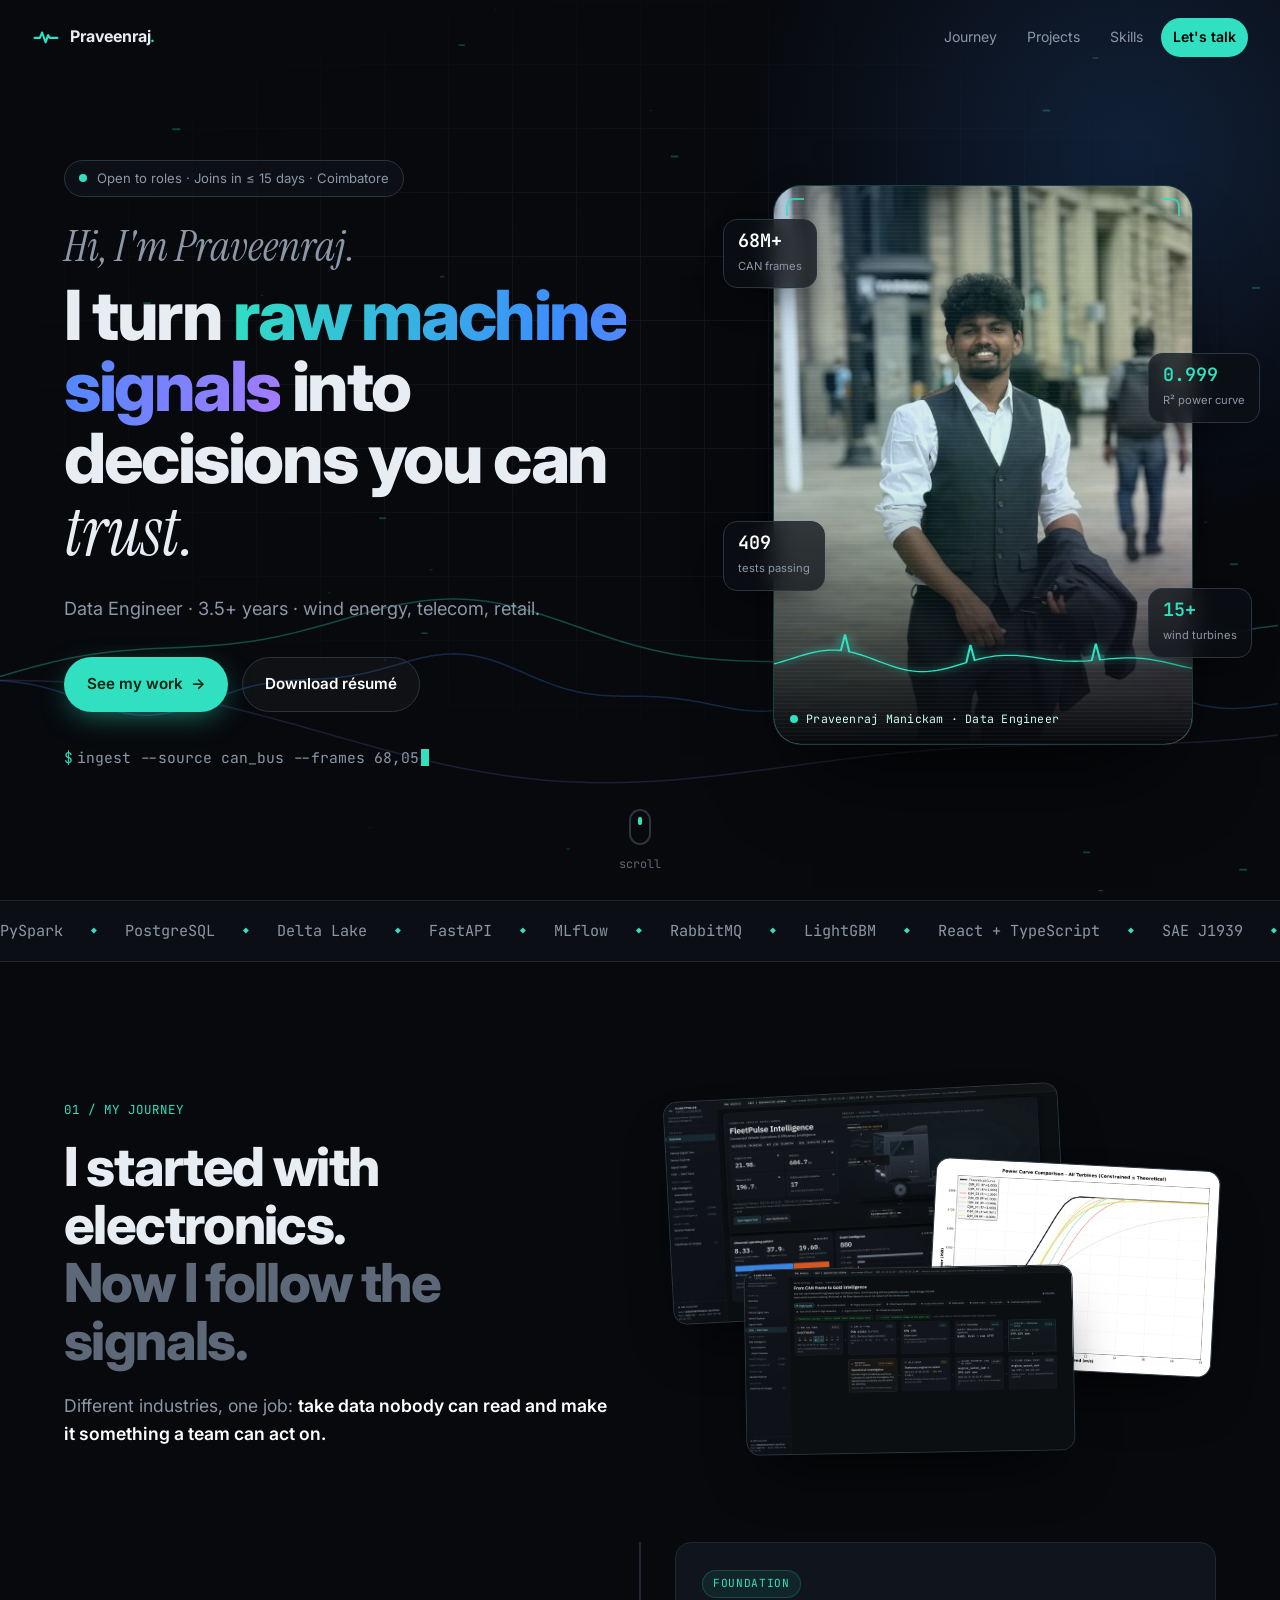
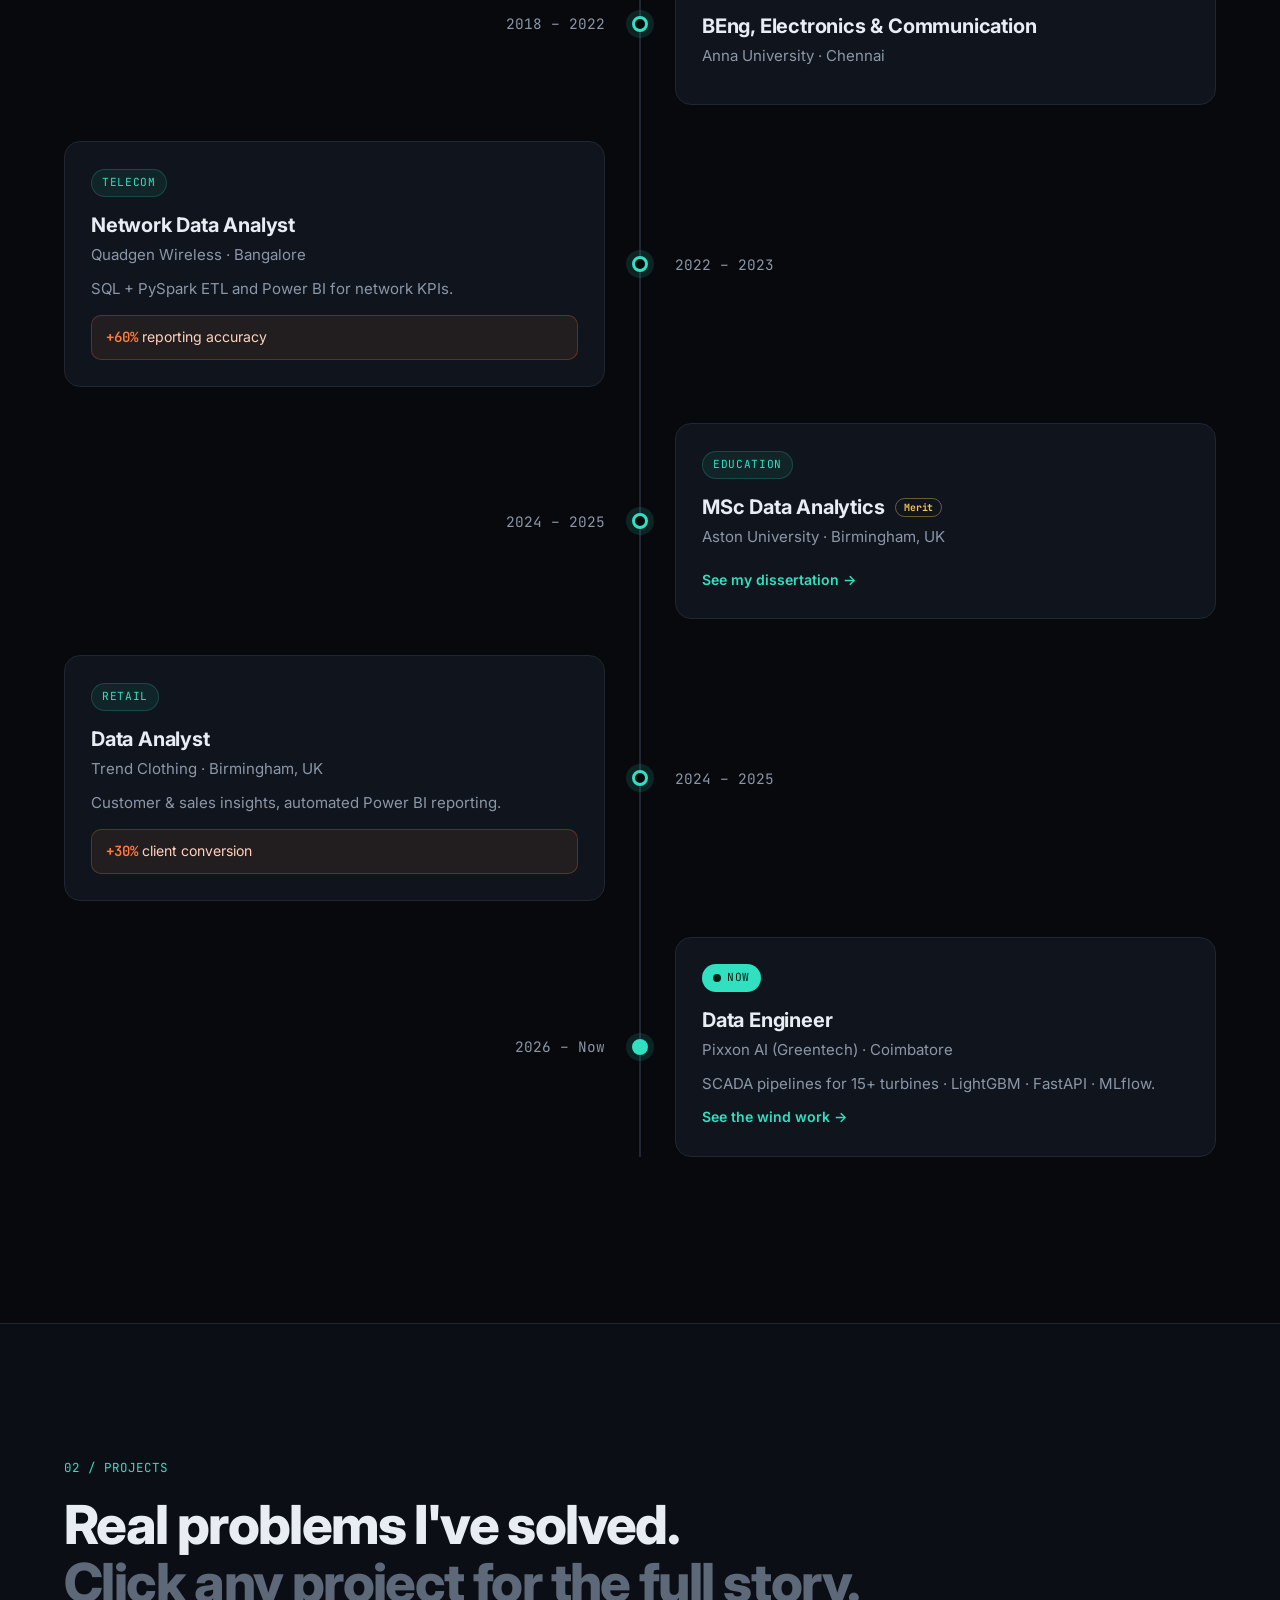
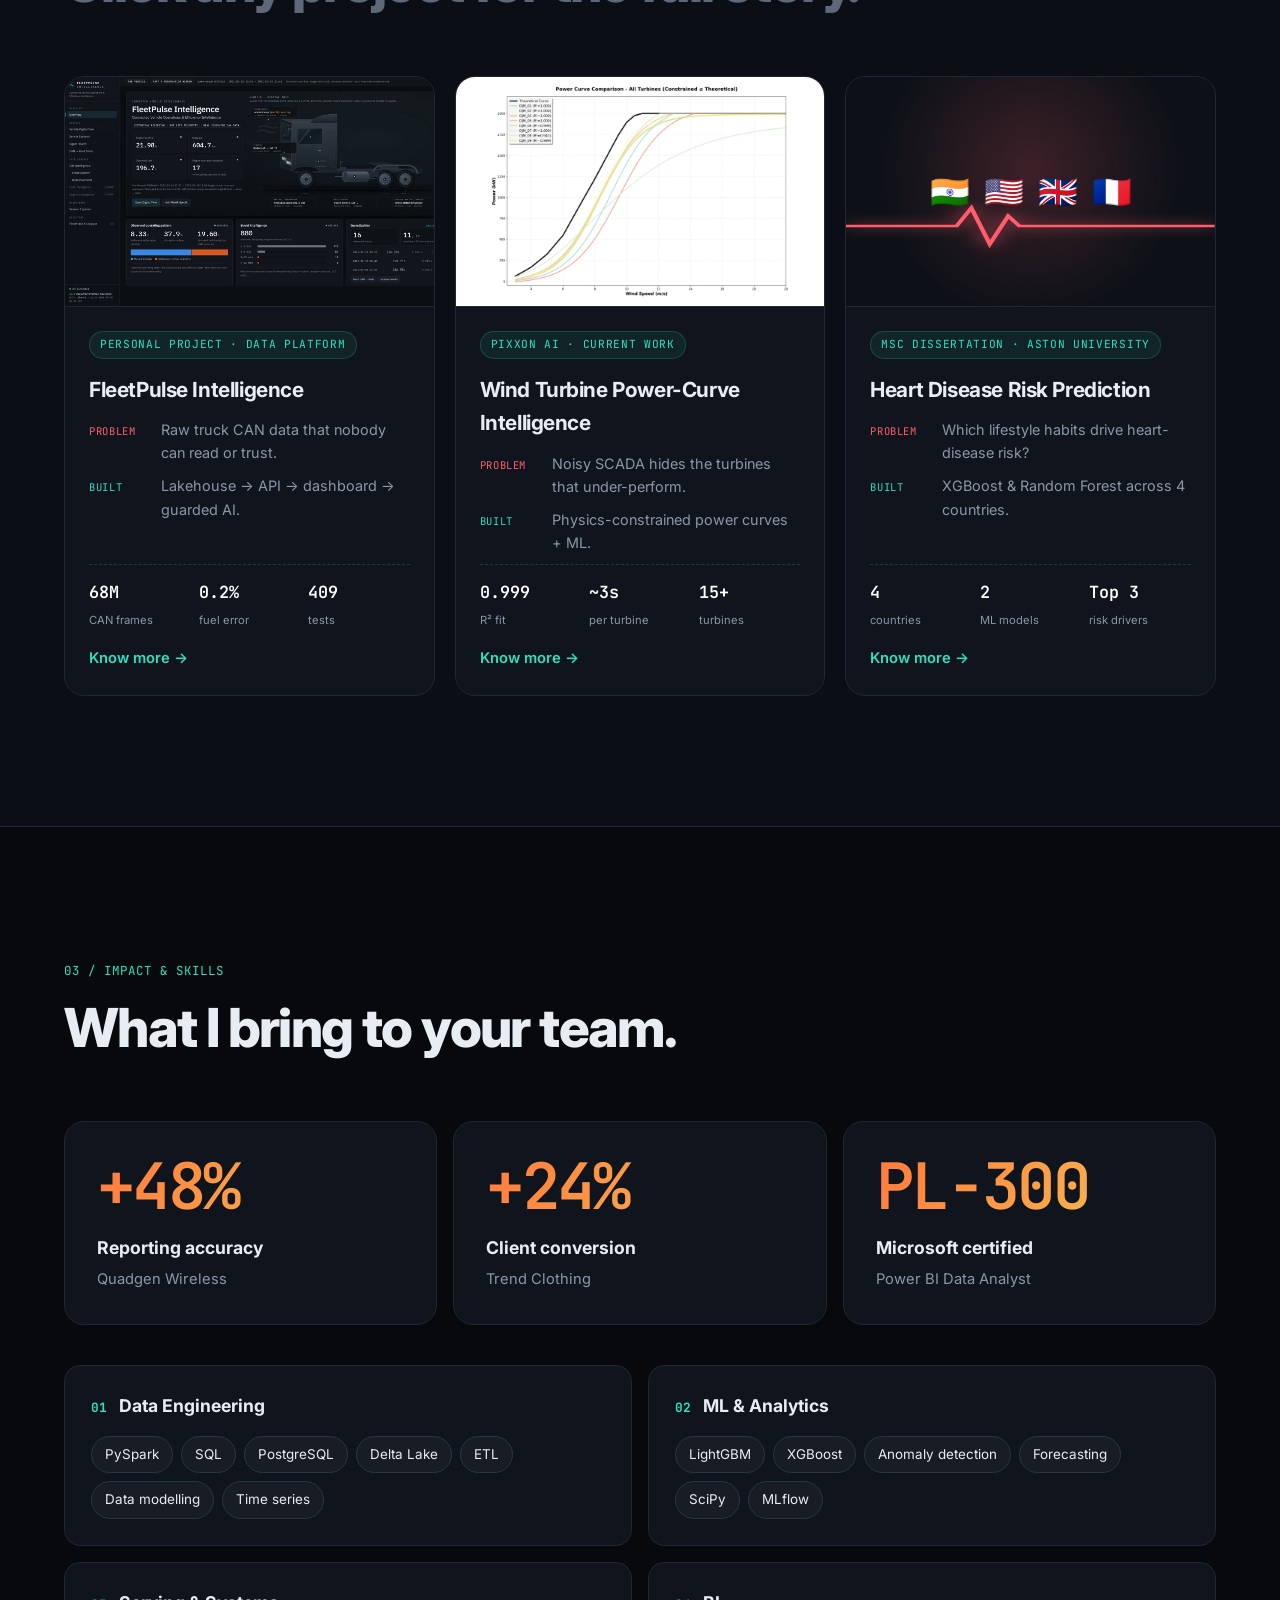
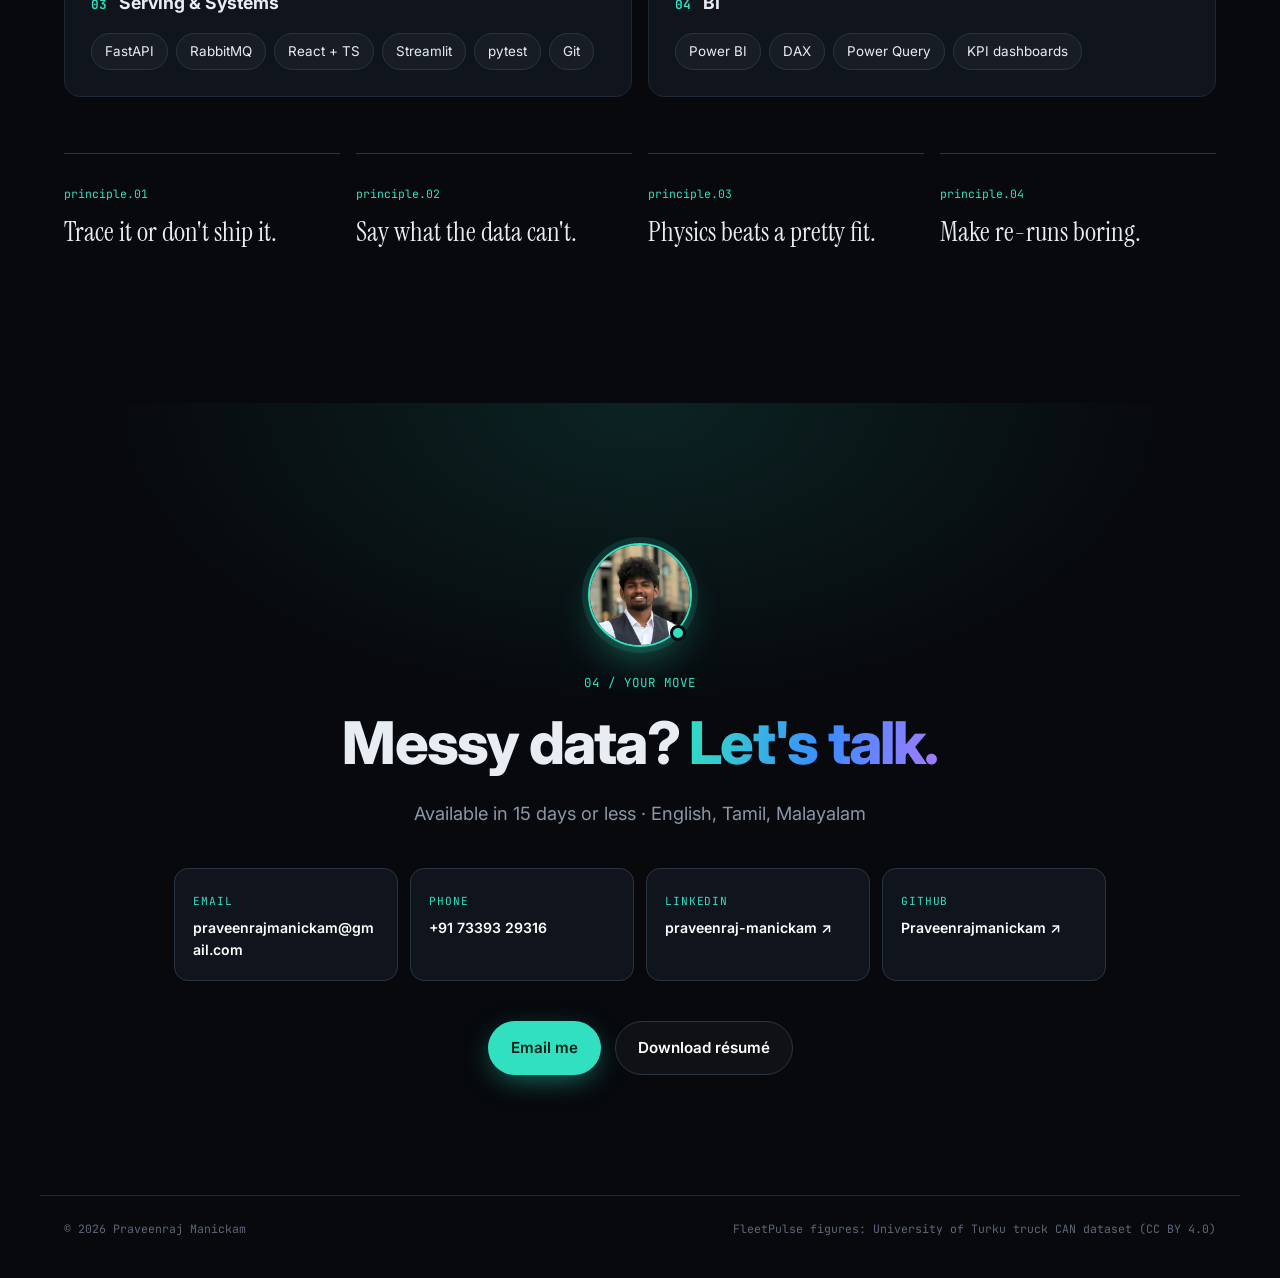
<file: index.html>
<!doctype html>
<html lang="en">
<head>
<meta charset="utf-8">
<meta name="viewport" content="width=device-width, initial-scale=1">
<title>Praveenraj Manickam · Data Engineer</title>
<meta name="description" content="Praveenraj Manickam, Data Engineer. I turn raw machine signals (CAN bus, SCADA, telecom) into intelligence people can trust.">
<meta property="og:title" content="Praveenraj Manickam · Data Engineer">
<meta property="og:description" content="From raw machine signals to trusted decisions. FleetPulse Intelligence, wind-energy analytics and more.">
<meta property="og:image" content="assets/img/fp-overview.webp">
<meta name="theme-color" content="#07090d">
<link rel="icon" href="data:image/svg+xml,%3Csvg xmlns='http://www.w3.org/2000/svg' viewBox='0 0 64 64'%3E%3Crect width='64' height='64' rx='14' fill='%2307090d'/%3E%3Cpath d='M8 34h12l5-12 8 22 6-16 4 6h13' fill='none' stroke='%2330e0c1' stroke-width='5' stroke-linecap='round' stroke-linejoin='round'/%3E%3C/svg%3E">
<link rel="preconnect" href="https://fonts.googleapis.com">
<link rel="preconnect" href="https://fonts.gstatic.com" crossorigin>
<link href="https://fonts.googleapis.com/css2?family=Inter:wght@400;500;600;700;800&family=JetBrains+Mono:wght@400;500;600&family=Instrument+Serif:ital@0;1&display=swap" rel="stylesheet">
<link rel="stylesheet" href="style.css">
</head>
<body>

<div class="progress" aria-hidden="true"><span id="progressBar"></span></div>

<header class="nav" id="nav">
  <a href="#top" class="brand" aria-label="Back to top">
    <svg viewBox="0 0 64 64" aria-hidden="true"><path d="M6 34h12l5-12 8 22 6-16 4 6h17" fill="none" stroke="currentColor" stroke-width="5" stroke-linecap="round" stroke-linejoin="round"/></svg>
    <span>Praveenraj<b>.</b></span>
  </a>
  <nav class="nav-links" id="navLinks">
    <a href="#story">Journey</a>
    <a href="#projects">Projects</a>
    <a href="#toolkit">Skills</a>
    <a href="#contact" class="nav-cta">Let's talk</a>
  </nav>
  <button class="nav-toggle" id="navToggle" aria-label="Open menu" aria-expanded="false"><span></span><span></span></button>
</header>

<main id="top">

<!-- ================= HERO ================= -->
<section class="hero">
  <canvas id="signalCanvas" aria-hidden="true"></canvas>
  <div class="hero-grid-bg" aria-hidden="true"></div>
  <div class="wrap hero-inner">
    <div class="hero-copy">
      <p class="eyebrow reveal"><span class="pulse-dot"></span> Open to roles · Joins in ≤ 15 days · Coimbatore</p>
      <h1 class="reveal">
        <span class="hi">Hi, I'm Praveenraj.</span>
        I turn <span class="grad">raw machine signals</span> into decisions you can <em>trust.</em>
      </h1>
      <p class="lead reveal">Data Engineer · 3.5+ years · wind energy, telecom, retail.</p>
      <div class="hero-actions reveal">
        <a href="#projects" class="btn btn-primary">See my work <span aria-hidden="true">→</span></a>
        <a href="assets/Praveenraj_Manickam_Resume.pdf" class="btn btn-ghost" download>Download résumé</a>
      </div>
      <div class="hero-typed reveal" aria-live="polite">
        <span class="mono prompt">$</span> <span class="mono" id="typed"></span><span class="caret"></span>
      </div>
    </div>

    <div class="hero-visual reveal">
      <div class="portrait tilt">
        <div class="portrait-glow" aria-hidden="true"></div>
        <div class="portrait-frame">
          <img src="assets/img/portrait.webp" alt="Praveenraj Manickam in Birmingham, UK" width="900" height="1200">
          <div class="portrait-grade" aria-hidden="true"></div>
          <div class="portrait-scan" aria-hidden="true"></div>
          <div class="portrait-scope" aria-hidden="true">
            <svg viewBox="0 0 400 110" preserveAspectRatio="none"><path id="scopePath" d="" /></svg>
          </div>
          <div class="portrait-tag mono"><span class="pulse-dot"></span>Praveenraj Manickam · Data Engineer</div>
          <span class="corner tl"></span><span class="corner tr"></span><span class="corner bl"></span><span class="corner br"></span>
        </div>
        <div class="stat-chip sc-1"><b class="count" data-to="68" data-suffix="M+">0</b><span>CAN frames</span></div>
        <div class="stat-chip sc-2"><b class="count" data-to="0.999" data-dec="3">0</b><span>R² power curve</span></div>
        <div class="stat-chip sc-3"><b class="count" data-to="409">0</b><span>tests passing</span></div>
        <div class="stat-chip sc-4"><b class="count" data-to="15" data-suffix="+">0</b><span>wind turbines</span></div>
      </div>
    </div>
  </div>
  <a href="#story" class="scroll-hint" aria-label="Scroll to my story"><span></span>scroll</a>
</section>

<div class="marquee" aria-hidden="true">
  <div class="marquee-track">
    <span>PySpark</span><i>◆</i><span>PostgreSQL</span><i>◆</i><span>Delta Lake</span><i>◆</i><span>FastAPI</span><i>◆</i><span>MLflow</span><i>◆</i><span>RabbitMQ</span><i>◆</i><span>LightGBM</span><i>◆</i><span>React + TypeScript</span><i>◆</i><span>SAE J1939</span><i>◆</i><span>SCADA</span><i>◆</i><span>Power BI</span><i>◆</i><span>SQL</span><i>◆</i>
    <span>PySpark</span><i>◆</i><span>PostgreSQL</span><i>◆</i><span>Delta Lake</span><i>◆</i><span>FastAPI</span><i>◆</i><span>MLflow</span><i>◆</i><span>RabbitMQ</span><i>◆</i><span>LightGBM</span><i>◆</i><span>React + TypeScript</span><i>◆</i><span>SAE J1939</span><i>◆</i><span>SCADA</span><i>◆</i><span>Power BI</span><i>◆</i><span>SQL</span><i>◆</i>
  </div>
</div>

<!-- ================= 01 JOURNEY ================= -->
<section class="chapter" id="story">
  <div class="wrap">
    <div class="story-grid">
      <div class="chapter-head reveal">
        <span class="chapter-no mono">01 / My journey</span>
        <h2>I started with electronics.<br><span class="muted">Now I follow the signals.</span></h2>
        <p class="chapter-lead">Different industries, one job: <b>take data nobody can read and make it something a team can act on.</b></p>
      </div>
      <div class="collage reveal" aria-hidden="true">
        <img class="c1" src="assets/img/fp-overview.webp" alt="" loading="lazy" width="1600" height="900">
        <img class="c2" src="assets/img/pc-overlap.webp" alt="" loading="lazy" width="1600" height="1137">
        <img class="c3" src="assets/img/fp-trace.webp" alt="" loading="lazy" width="1600" height="900">
      </div>
    </div>

    <div class="timeline" id="timeline">
      <div class="tl-line"><span id="tlFill"></span></div>
      <article class="tl-item reveal">
        <div class="tl-dot"></div>
        <div class="tl-date mono">2018 – 2022</div>
        <div class="tl-card">
          <span class="tag">Foundation</span>
          <h3>BEng, Electronics & Communication</h3>
          <p class="tl-org">Anna University · Chennai</p>
        </div>
      </article>
      <article class="tl-item reveal">
        <div class="tl-dot"></div>
        <div class="tl-date mono">2022 – 2023</div>
        <div class="tl-card">
          <span class="tag">Telecom</span>
          <h3>Network Data Analyst</h3>
          <p class="tl-org">Quadgen Wireless · Bangalore</p>
          <p>SQL + PySpark ETL and Power BI for network KPIs.</p>
          <div class="tl-win"><b>+60%</b> reporting accuracy</div>
        </div>
      </article>
      <article class="tl-item reveal">
        <div class="tl-dot"></div>
        <div class="tl-date mono">2024 – 2025</div>
        <div class="tl-card">
          <span class="tag">Education</span>
          <h3>MSc Data Analytics <span class="merit">Merit</span></h3>
          <p class="tl-org">Aston University · Birmingham, UK</p>
          <a href="dissertation.html" class="tl-link">See my dissertation →</a>
        </div>
      </article>
      <article class="tl-item reveal">
        <div class="tl-dot"></div>
        <div class="tl-date mono">2024 – 2025</div>
        <div class="tl-card">
          <span class="tag">Retail</span>
          <h3>Data Analyst</h3>
          <p class="tl-org">Trend Clothing · Birmingham, UK</p>
          <p>Customer & sales insights, automated Power BI reporting.</p>
          <div class="tl-win"><b>+30%</b> client conversion</div>
        </div>
      </article>
      <article class="tl-item reveal now">
        <div class="tl-dot"></div>
        <div class="tl-date mono">2026 – Now</div>
        <div class="tl-card">
          <span class="tag tag-live"><span class="pulse-dot"></span>Now</span>
          <h3>Data Engineer</h3>
          <p class="tl-org">Pixxon AI (Greentech) · Coimbatore</p>
          <p>SCADA pipelines for 15+ turbines · LightGBM · FastAPI · MLflow.</p>
          <a href="wind-energy.html" class="tl-link">See the wind work →</a>
        </div>
      </article>
    </div>
  </div>
</section>

<!-- ================= 02 PROJECTS ================= -->
<section class="chapter chapter-dark" id="projects">
  <div class="wrap">
    <div class="chapter-head reveal">
      <span class="chapter-no mono">02 / Projects</span>
      <h2>Real problems I've solved.<br><span class="muted">Click any project for the full story.</span></h2>
    </div>
    <div class="pcards">
      <a class="pcard reveal" href="fleetpulse.html">
        <div class="pc-img"><img src="assets/img/fp-overview.webp" alt="" loading="lazy"></div>
        <div class="pc-body">
          <span class="tag">Personal project · Data platform</span>
          <h3>FleetPulse Intelligence</h3>
          <p><span class="k-p mono">Problem</span>Raw truck CAN data that nobody can read or trust.</p>
          <p><span class="k-b mono">Built</span>Lakehouse → API → dashboard → guarded AI.</p>
          <div class="pc-metrics"><div><b>68M</b><span>CAN frames</span></div><div><b>0.2%</b><span>fuel error</span></div><div><b>409</b><span>tests</span></div></div>
          <span class="pc-more">Know more <i>→</i></span>
        </div>
      </a>
      <a class="pcard reveal" href="wind-energy.html">
        <div class="pc-img light"><img src="assets/img/pc-overlap.webp" alt="" loading="lazy"></div>
        <div class="pc-body">
          <span class="tag">Pixxon AI · Current work</span>
          <h3>Wind Turbine Power-Curve Intelligence</h3>
          <p><span class="k-p mono">Problem</span>Noisy SCADA hides the turbines that under-perform.</p>
          <p><span class="k-b mono">Built</span>Physics-constrained power curves + ML.</p>
          <div class="pc-metrics"><div><b>0.999</b><span>R² fit</span></div><div><b>~3s</b><span>per turbine</span></div><div><b>15+</b><span>turbines</span></div></div>
          <span class="pc-more">Know more <i>→</i></span>
        </div>
      </a>
      <a class="pcard reveal" href="dissertation.html">
        <div class="pc-img pc-heart" aria-hidden="true"><span>🇮🇳</span><span>🇺🇸</span><span>🇬🇧</span><span>🇫🇷</span><svg viewBox="0 0 200 60" preserveAspectRatio="none"><path d="M0 30h60l8-18 10 36 10-28 6 10h106"/></svg></div>
        <div class="pc-body">
          <span class="tag">MSc dissertation · Aston University</span>
          <h3>Heart Disease Risk Prediction</h3>
          <p><span class="k-p mono">Problem</span>Which lifestyle habits drive heart-disease risk?</p>
          <p><span class="k-b mono">Built</span>XGBoost & Random Forest across 4 countries.</p>
          <div class="pc-metrics"><div><b>4</b><span>countries</span></div><div><b>2</b><span>ML models</span></div><div><b>Top 3</b><span>risk drivers</span></div></div>
          <span class="pc-more">Know more <i>→</i></span>
        </div>
      </a>
    </div>
  </div>
</section>

<!-- ================= 05 IMPACT + SKILLS ================= -->
<section class="chapter" id="toolkit">
  <div class="wrap">
    <div class="chapter-head reveal">
      <span class="chapter-no mono">03 / Impact & skills</span>
      <h2>What I bring to your team.</h2>
    </div>

    <div class="impact-grid">
      <div class="impact reveal"><div class="impact-num">+<span class="count" data-to="60">0</span>%</div><h4>Reporting accuracy</h4><p>Quadgen Wireless</p></div>
      <div class="impact reveal"><div class="impact-num">+<span class="count" data-to="30">0</span>%</div><h4>Client conversion</h4><p>Trend Clothing</p></div>
      <div class="impact reveal"><div class="impact-num">PL-300</div><h4>Microsoft certified</h4><p>Power BI Data Analyst</p></div>
    </div>

    <div class="toolkit">
      <div class="tk reveal"><h4><span class="mono">01</span> Data Engineering</h4><div class="pills"><span>PySpark</span><span>SQL</span><span>PostgreSQL</span><span>Delta Lake</span><span>ETL</span><span>Data modelling</span><span>Time series</span></div></div>
      <div class="tk reveal"><h4><span class="mono">02</span> ML & Analytics</h4><div class="pills"><span>LightGBM</span><span>XGBoost</span><span>Anomaly detection</span><span>Forecasting</span><span>SciPy</span><span>MLflow</span></div></div>
      <div class="tk reveal"><h4><span class="mono">03</span> Serving & Systems</h4><div class="pills"><span>FastAPI</span><span>RabbitMQ</span><span>React + TS</span><span>Streamlit</span><span>pytest</span><span>Git</span></div></div>
      <div class="tk reveal"><h4><span class="mono">04</span> BI</h4><div class="pills"><span>Power BI</span><span>DAX</span><span>Power Query</span><span>KPI dashboards</span></div></div>
    </div>

    <div class="principles">
      <div class="principle reveal"><span class="mono">principle.01</span><h4>Trace it or don't ship it.</h4></div>
      <div class="principle reveal"><span class="mono">principle.02</span><h4>Say what the data can't.</h4></div>
      <div class="principle reveal"><span class="mono">principle.03</span><h4>Physics beats a pretty fit.</h4></div>
      <div class="principle reveal"><span class="mono">principle.04</span><h4>Make re-runs boring.</h4></div>
    </div>
  </div>
</section>

<!-- ================= CONTACT ================= -->
<section class="contact" id="contact">
  <div class="wrap contact-inner">
    <div class="contact-avatar reveal"><img src="assets/img/profile.webp" alt="Praveenraj Manickam" width="320" height="320" loading="lazy"><span class="pulse-dot"></span></div>
    <span class="chapter-no mono reveal">04 / Your move</span>
    <h2 class="reveal">Messy data? <span class="grad">Let's talk.</span></h2>
    <p class="lead reveal">Available in 15 days or less · English, Tamil, Malayalam</p>
    <div class="contact-cards reveal">
      <a href="mailto:praveenrajmanickam@gmail.com" class="cc"><span class="mono">email</span><b>praveenrajmanickam@gmail.com</b></a>
      <a href="tel:+917339329316" class="cc"><span class="mono">phone</span><b>+91 73393 29316</b></a>
      <a href="https://www.linkedin.com/in/praveenraj-manickam-a81101206/" target="_blank" rel="noopener" class="cc"><span class="mono">linkedin</span><b>praveenraj-manickam ↗</b></a>
      <a href="https://github.com/Praveenrajmanickam" target="_blank" rel="noopener" class="cc"><span class="mono">github</span><b>Praveenrajmanickam ↗</b></a>
    </div>
    <div class="hero-actions reveal center">
      <a href="mailto:praveenrajmanickam@gmail.com?subject=Opportunity%20for%20Praveenraj" class="btn btn-primary">Email me</a>
      <a href="assets/Praveenraj_Manickam_Resume.pdf" class="btn btn-ghost" download>Download résumé</a>
    </div>
  </div>
  <footer class="foot wrap mono">
    <span>© 2026 Praveenraj Manickam</span>
    <span>FleetPulse figures: University of Turku truck CAN dataset (CC BY 4.0)</span>
  </footer>
</section>

</main>

<div class="lightbox" id="lightbox" role="dialog" aria-modal="true" aria-label="Image preview">
  <button class="lb-close" aria-label="Close">×</button>
  <img alt="">
</div>

<script src="main.js"></script>
</body>
</html>
</file>
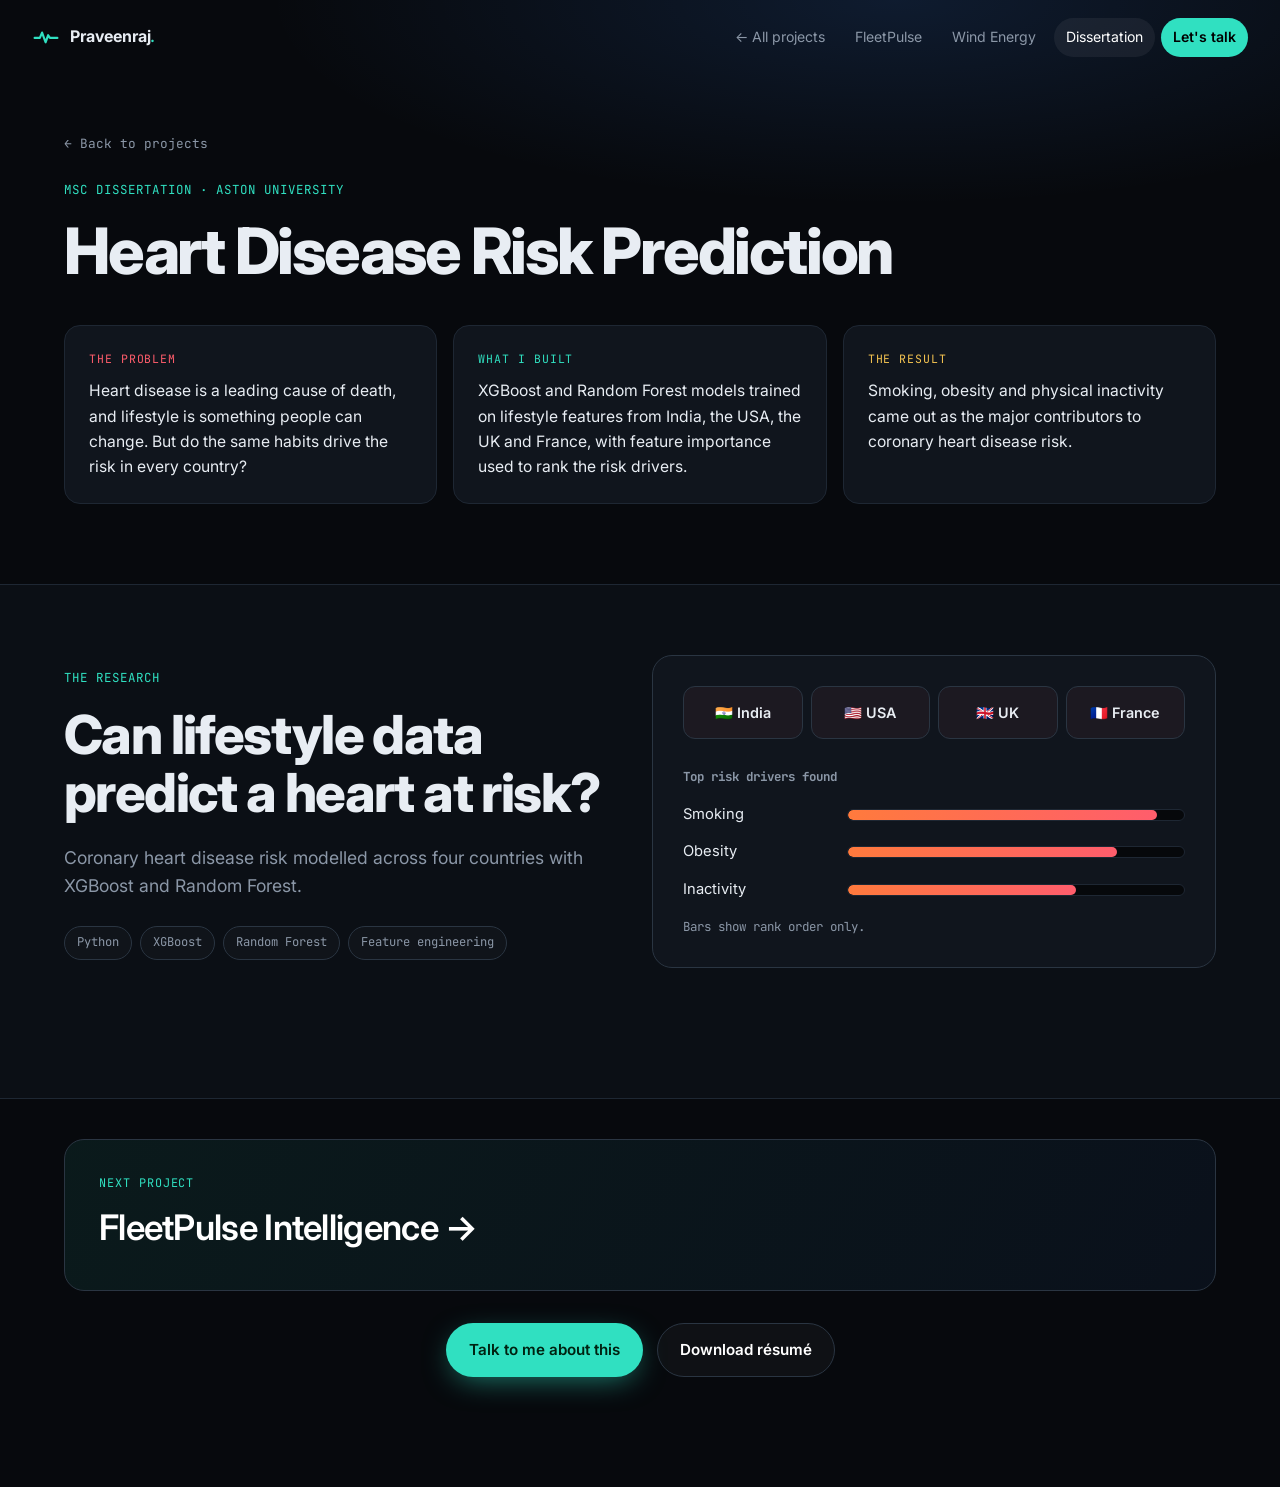
<file: dissertation.html>
<!doctype html>
<html lang="en">
<head>
<meta charset="utf-8">
<meta name="viewport" content="width=device-width, initial-scale=1">
<title>Heart Disease Risk Prediction · Praveenraj Manickam</title>
<meta name="description" content="Praveenraj Manickam, Data Engineer. I turn raw machine signals (CAN bus, SCADA, telecom) into intelligence people can trust.">
<meta property="og:title" content="Praveenraj Manickam · Data Engineer">
<meta property="og:description" content="From raw machine signals to trusted decisions. FleetPulse Intelligence, wind-energy analytics and more.">
<meta property="og:image" content="assets/img/fp-overview.webp">
<meta name="theme-color" content="#07090d">
<link rel="icon" href="data:image/svg+xml,%3Csvg xmlns='http://www.w3.org/2000/svg' viewBox='0 0 64 64'%3E%3Crect width='64' height='64' rx='14' fill='%2307090d'/%3E%3Cpath d='M8 34h12l5-12 8 22 6-16 4 6h13' fill='none' stroke='%2330e0c1' stroke-width='5' stroke-linecap='round' stroke-linejoin='round'/%3E%3C/svg%3E">
<link rel="preconnect" href="https://fonts.googleapis.com">
<link rel="preconnect" href="https://fonts.gstatic.com" crossorigin>
<link href="https://fonts.googleapis.com/css2?family=Inter:wght@400;500;600;700;800&family=JetBrains+Mono:wght@400;500;600&family=Instrument+Serif:ital@0;1&display=swap" rel="stylesheet">
<link rel="stylesheet" href="style.css">
</head>
<body>

<div class="progress" aria-hidden="true"><span id="progressBar"></span></div>

<header class="nav" id="nav">
  <a href="index.html" class="brand" aria-label="Home">
    <svg viewBox="0 0 64 64" aria-hidden="true"><path d="M6 34h12l5-12 8 22 6-16 4 6h17" fill="none" stroke="currentColor" stroke-width="5" stroke-linecap="round" stroke-linejoin="round"/></svg>
    <span>Praveenraj<b>.</b></span>
  </a>
  <nav class="nav-links" id="navLinks">
    <a href="index.html#projects">← All projects</a>
    <a href="fleetpulse.html">FleetPulse</a><a href="wind-energy.html">Wind Energy</a><a href="dissertation.html" class="active">Dissertation</a>
    <a href="index.html#contact" class="nav-cta">Let's talk</a>
  </nav>
  <button class="nav-toggle" id="navToggle" aria-label="Open menu" aria-expanded="false"><span></span><span></span></button>
</header>

<main id="top">
<section class="proj-hero">
  <div class="wrap">
    <a href="index.html#projects" class="back mono reveal">← Back to projects</a>
    <span class="chapter-no mono reveal">MSc dissertation · Aston University</span>
    <h1 class="ph-title reveal">Heart Disease Risk Prediction</h1>
    
    <div class="psr">
      <div class="psr-item reveal"><span class="mono psr-k k-p">The problem</span><p>Heart disease is a leading cause of death, and lifestyle is something people can change. But do the same habits drive the risk in every country?</p></div>
      <div class="psr-item reveal"><span class="mono psr-k k-b">What I built</span><p>XGBoost and Random Forest models trained on lifestyle features from India, the USA, the UK and France, with feature importance used to rank the risk drivers.</p></div>
      <div class="psr-item reveal"><span class="mono psr-k k-r">The result</span><p>Smoking, obesity and physical inactivity came out as the major contributors to coronary heart disease risk.</p></div>
    </div>
    
  </div>
</section>

<!-- TODO(Praveenraj): add your LinkedIn project details here (full title, accuracy/AUC, link). -->
<section class="chapter chapter-dark" id="research">
  <div class="wrap">
    <div class="diss-grid">
      <div class="chapter-head reveal">
        <span class="chapter-no mono">The research</span>
        <h2>Can lifestyle data predict a heart at risk?</h2>
        <p class="chapter-lead">Coronary heart disease risk modelled across four countries with XGBoost and Random Forest.</p>
        <div class="chip-row"><span class="chip">Python</span><span class="chip">XGBoost</span><span class="chip">Random Forest</span><span class="chip">Feature engineering</span></div>
      </div>
      <div class="diss-visual reveal">
        <div class="globe-row">
          <span class="country">🇮🇳 India</span><span class="country">🇺🇸 USA</span><span class="country">🇬🇧 UK</span><span class="country">🇫🇷 France</span>
        </div>
        <h4 class="mono small muted">Top risk drivers found</h4>
        <div class="risk">
          <div class="risk-row"><span>Smoking</span><div class="risk-bar"><i style="--w:92%"></i></div></div>
          <div class="risk-row"><span>Obesity</span><div class="risk-bar"><i style="--w:80%"></i></div></div>
          <div class="risk-row"><span>Inactivity</span><div class="risk-bar"><i style="--w:68%"></i></div></div>
        </div>
        <p class="mono small muted">Bars show rank order only.</p>
      </div>
    </div>
  </div>
</section>


<section class="next-wrap">
  <div class="wrap">
    <a class="next-proj reveal" href="fleetpulse.html">
      <span class="mono">Next project</span>
      <b>FleetPulse Intelligence →</b>
    </a>
    <div class="hero-actions center reveal" style="margin-top:32px">
      <a href="index.html#contact" class="btn btn-primary">Talk to me about this</a>
      <a href="assets/Praveenraj_Manickam_Resume.pdf" class="btn btn-ghost" download>Download résumé</a>
    </div>
  </div>
</section>
</main>

<div class="lightbox" id="lightbox" role="dialog" aria-modal="true" aria-label="Image preview">
  <button class="lb-close" aria-label="Close">×</button>
  <img alt="">
</div>

<script src="main.js"></script>
</body>
</html>
</file>
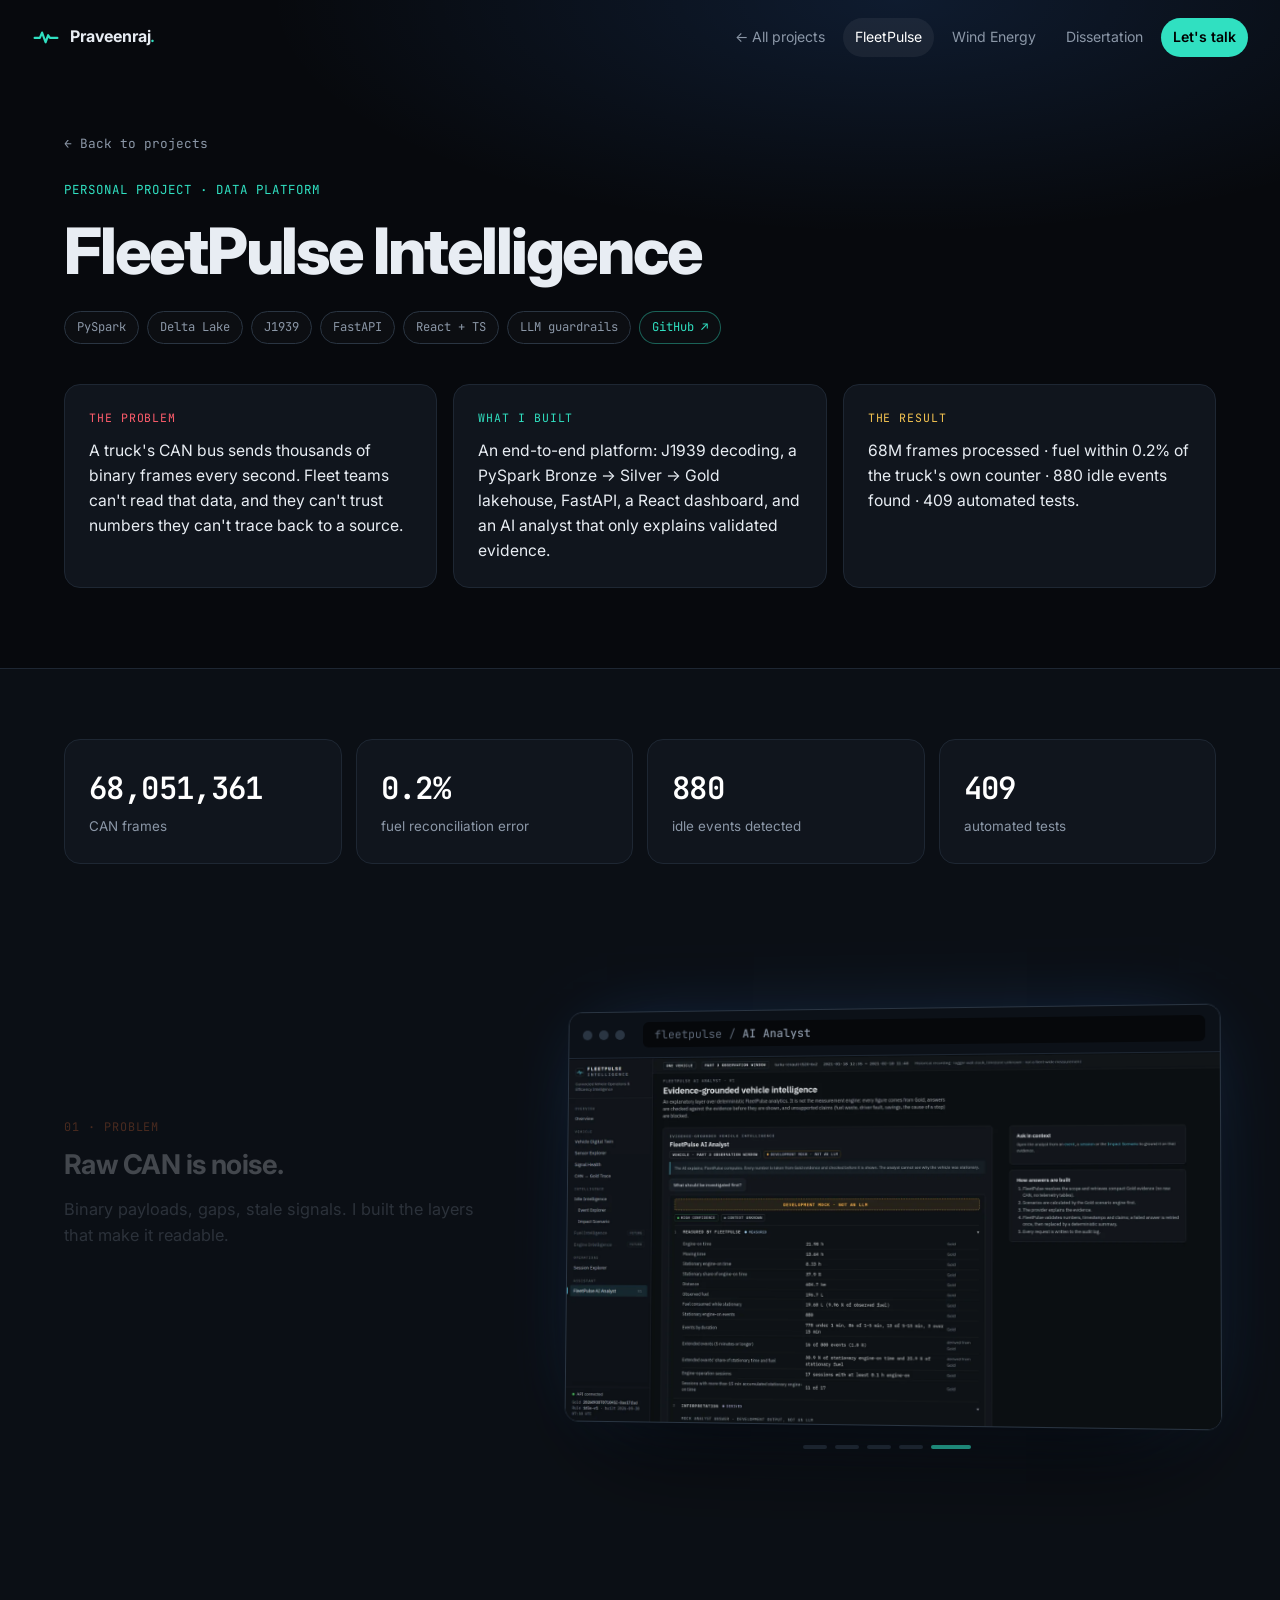
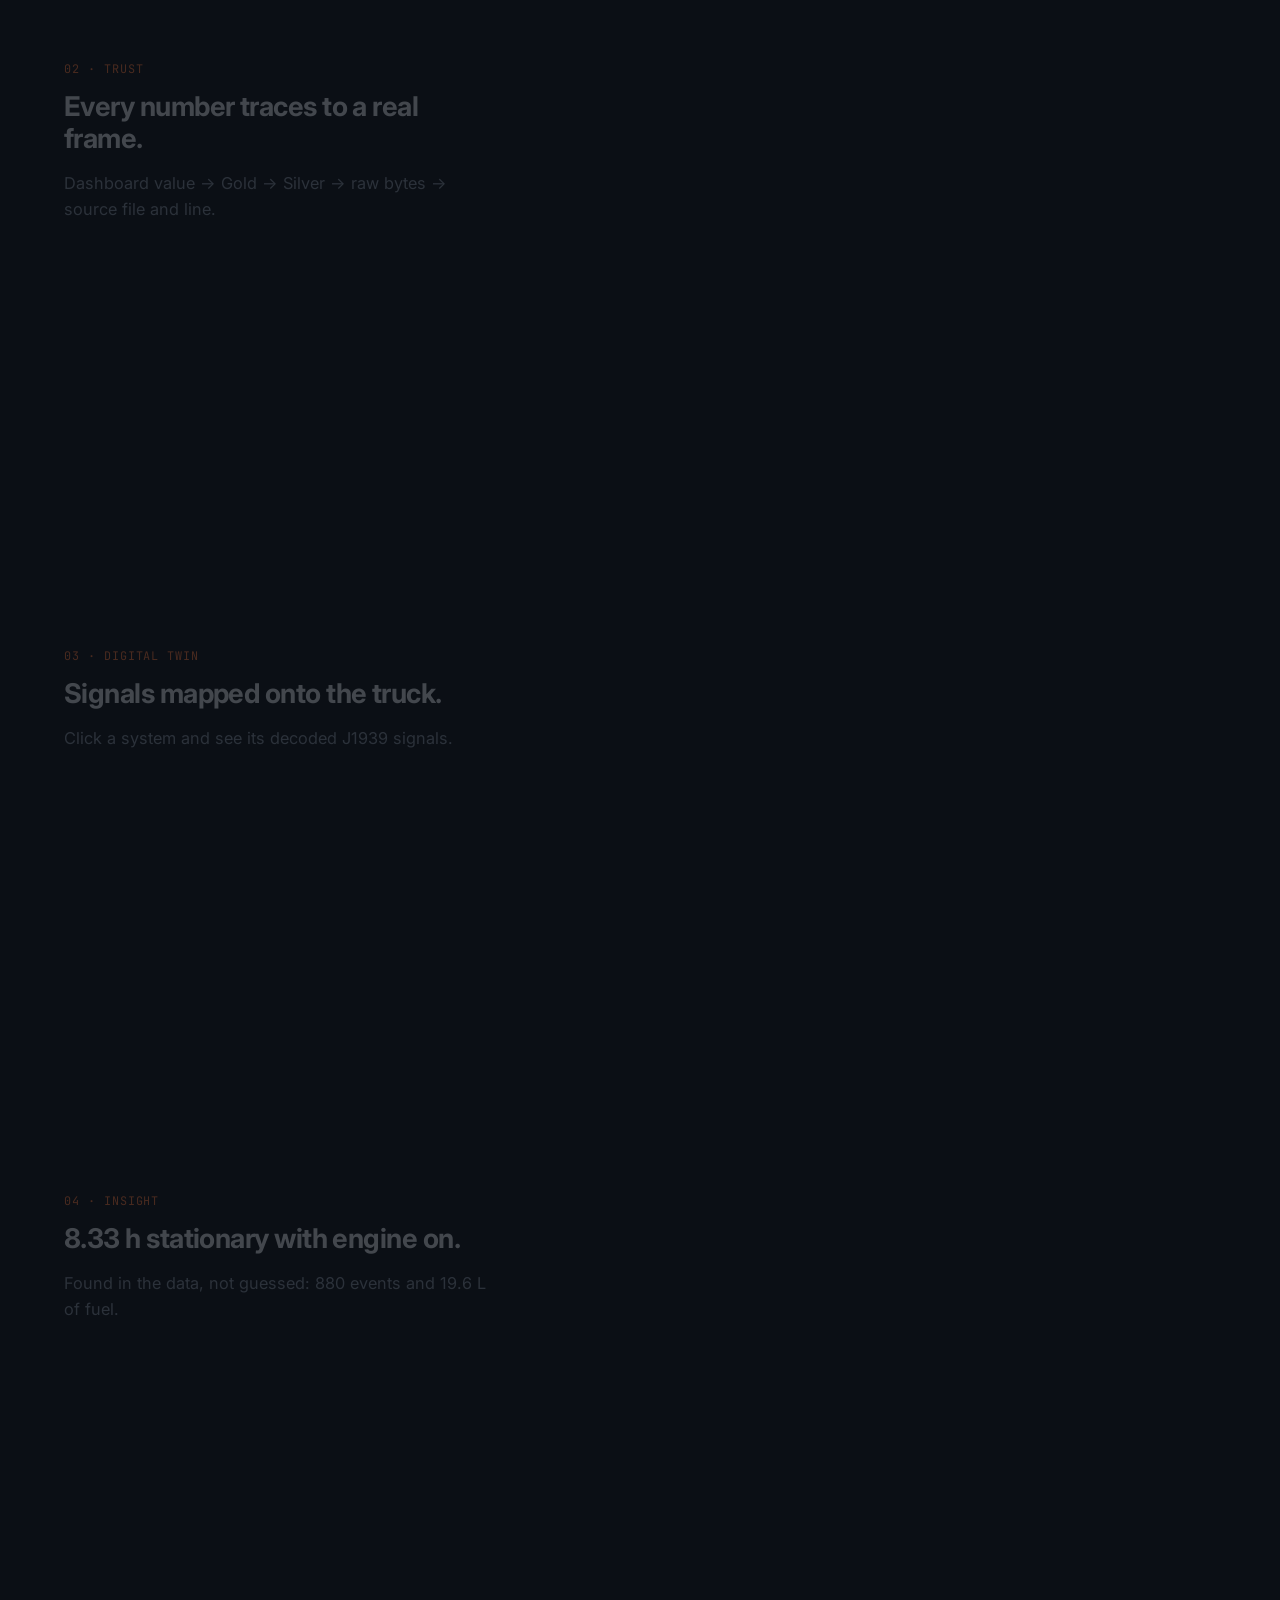
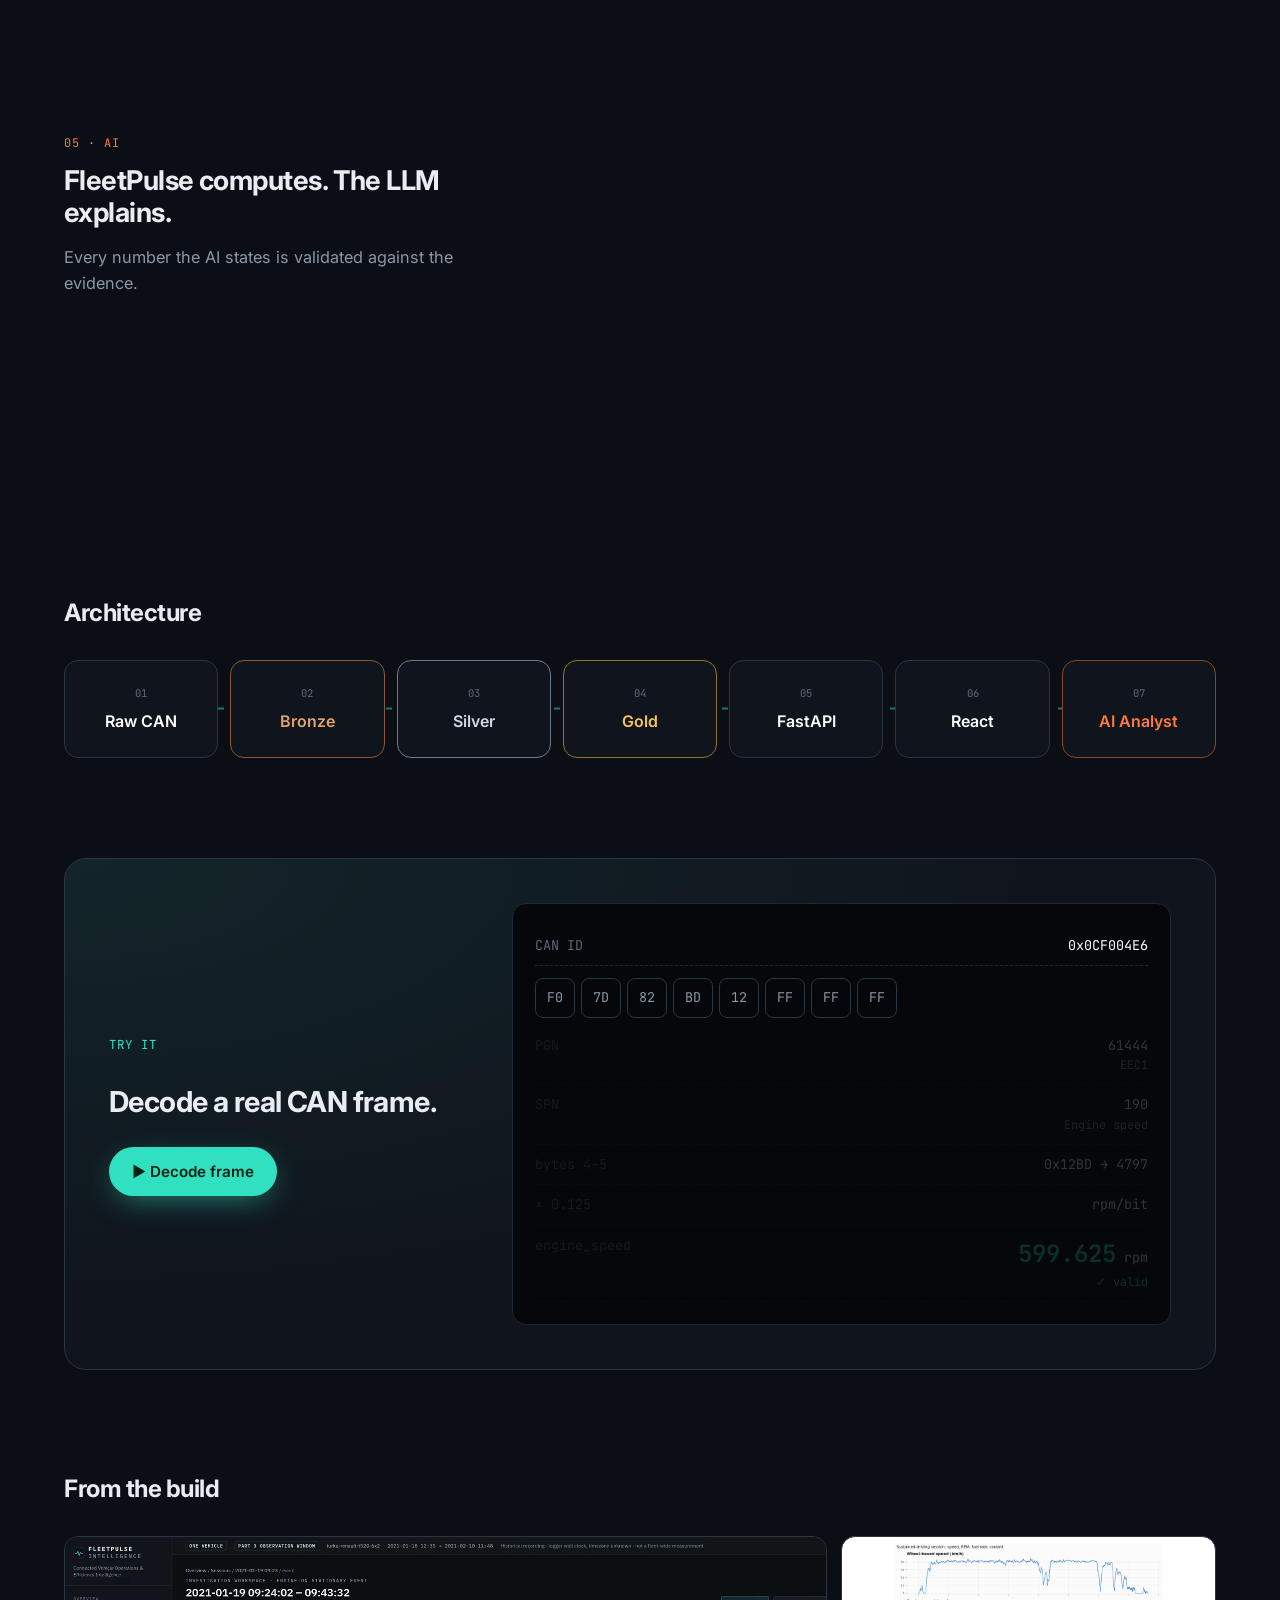
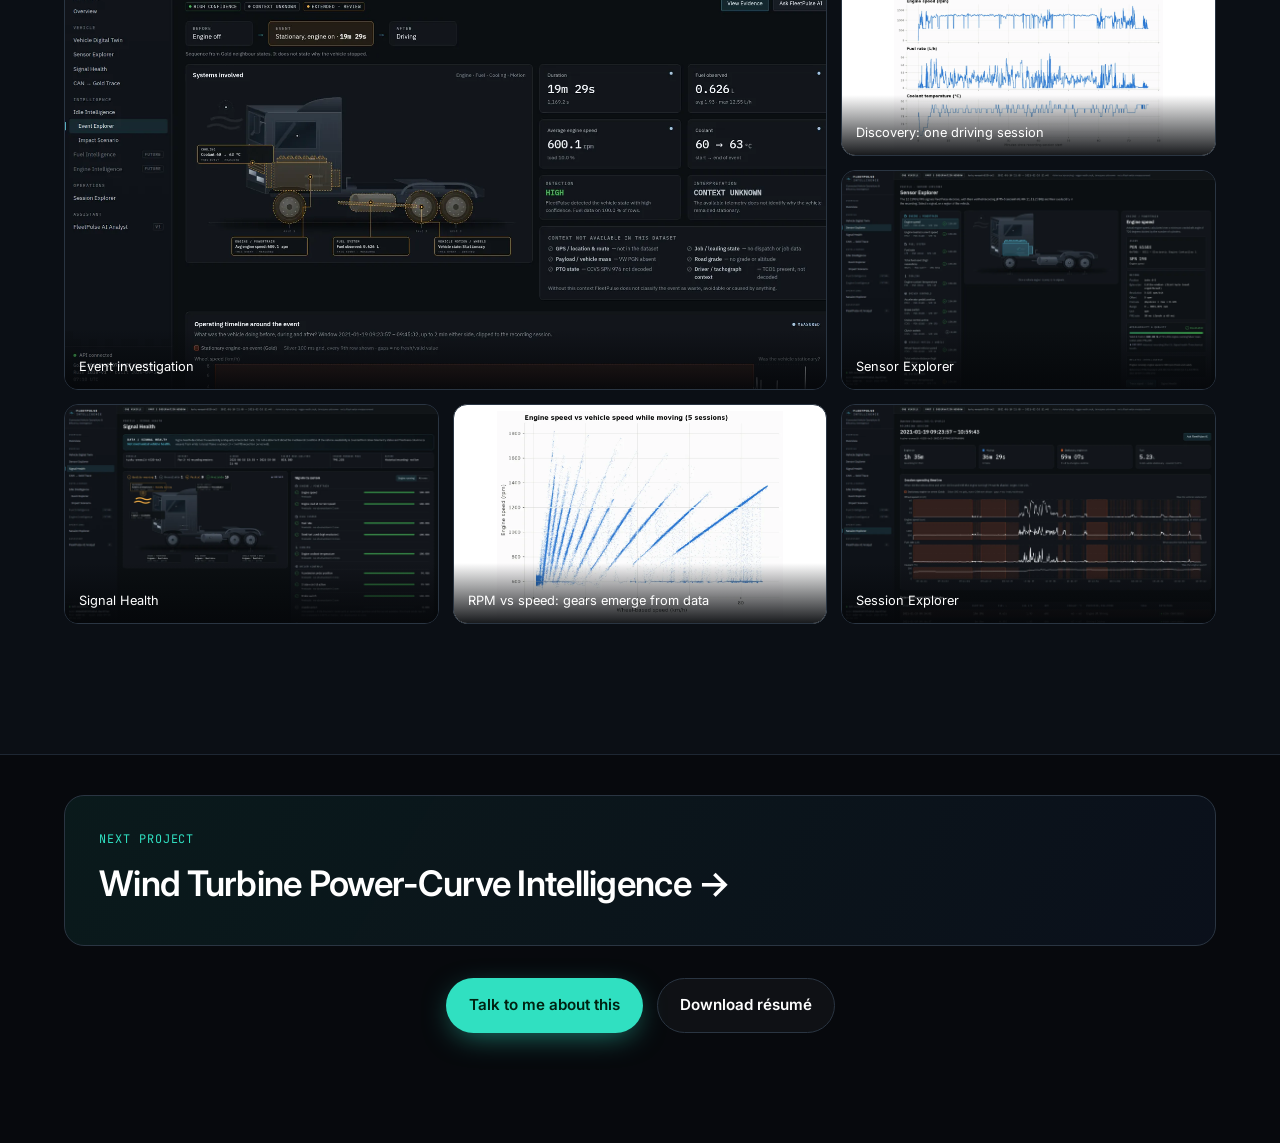
<file: fleetpulse.html>
<!doctype html>
<html lang="en">
<head>
<meta charset="utf-8">
<meta name="viewport" content="width=device-width, initial-scale=1">
<title>FleetPulse Intelligence · Praveenraj Manickam</title>
<meta name="description" content="Praveenraj Manickam, Data Engineer. I turn raw machine signals (CAN bus, SCADA, telecom) into intelligence people can trust.">
<meta property="og:title" content="Praveenraj Manickam · Data Engineer">
<meta property="og:description" content="From raw machine signals to trusted decisions. FleetPulse Intelligence, wind-energy analytics and more.">
<meta property="og:image" content="assets/img/fp-overview.webp">
<meta name="theme-color" content="#07090d">
<link rel="icon" href="data:image/svg+xml,%3Csvg xmlns='http://www.w3.org/2000/svg' viewBox='0 0 64 64'%3E%3Crect width='64' height='64' rx='14' fill='%2307090d'/%3E%3Cpath d='M8 34h12l5-12 8 22 6-16 4 6h13' fill='none' stroke='%2330e0c1' stroke-width='5' stroke-linecap='round' stroke-linejoin='round'/%3E%3C/svg%3E">
<link rel="preconnect" href="https://fonts.googleapis.com">
<link rel="preconnect" href="https://fonts.gstatic.com" crossorigin>
<link href="https://fonts.googleapis.com/css2?family=Inter:wght@400;500;600;700;800&family=JetBrains+Mono:wght@400;500;600&family=Instrument+Serif:ital@0;1&display=swap" rel="stylesheet">
<link rel="stylesheet" href="style.css">
</head>
<body>

<div class="progress" aria-hidden="true"><span id="progressBar"></span></div>

<header class="nav" id="nav">
  <a href="index.html" class="brand" aria-label="Home">
    <svg viewBox="0 0 64 64" aria-hidden="true"><path d="M6 34h12l5-12 8 22 6-16 4 6h17" fill="none" stroke="currentColor" stroke-width="5" stroke-linecap="round" stroke-linejoin="round"/></svg>
    <span>Praveenraj<b>.</b></span>
  </a>
  <nav class="nav-links" id="navLinks">
    <a href="index.html#projects">← All projects</a>
    <a href="fleetpulse.html" class="active">FleetPulse</a><a href="wind-energy.html">Wind Energy</a><a href="dissertation.html">Dissertation</a>
    <a href="index.html#contact" class="nav-cta">Let's talk</a>
  </nav>
  <button class="nav-toggle" id="navToggle" aria-label="Open menu" aria-expanded="false"><span></span><span></span></button>
</header>

<main id="top">
<section class="proj-hero">
  <div class="wrap">
    <a href="index.html#projects" class="back mono reveal">← Back to projects</a>
    <span class="chapter-no mono reveal">Personal project · Data platform</span>
    <h1 class="ph-title reveal">FleetPulse Intelligence</h1>
    <div class="chip-row">
        <span class="chip">PySpark</span><span class="chip">Delta Lake</span><span class="chip">J1939</span><span class="chip">FastAPI</span><span class="chip">React + TS</span><span class="chip">LLM guardrails</span>
        <a class="chip chip-link" href="https://github.com/Praveenrajmanickam/fleetpulse-intelligence" target="_blank" rel="noopener">GitHub ↗</a>
      </div>
    <div class="psr">
      <div class="psr-item reveal"><span class="mono psr-k k-p">The problem</span><p>A truck's CAN bus sends thousands of binary frames every second. Fleet teams can't read that data, and they can't trust numbers they can't trace back to a source.</p></div>
      <div class="psr-item reveal"><span class="mono psr-k k-b">What I built</span><p>An end-to-end platform: J1939 decoding, a PySpark Bronze → Silver → Gold lakehouse, FastAPI, a React dashboard, and an AI analyst that only explains validated evidence.</p></div>
      <div class="psr-item reveal"><span class="mono psr-k k-r">The result</span><p>68M frames processed · fuel within 0.2% of the truck's own counter · 880 idle events found · 409 automated tests.</p></div>
    </div>
  </div>
</section>

<!-- ================= 02 FLEETPULSE ================= -->
<section class="chapter chapter-dark" id="fleetpulse">
  <div class="wrap">

    <div class="kpis">
      <div class="kpi reveal"><b class="count" data-to="68051361" data-sep="1">0</b><span>CAN frames</span></div>
      <div class="kpi reveal"><b><span class="count" data-to="0.2" data-dec="1">0</span>%</b><span>fuel reconciliation error</span></div>
      <div class="kpi reveal"><b class="count" data-to="880">0</b><span>idle events detected</span></div>
      <div class="kpi reveal"><b class="count" data-to="409">0</b><span>automated tests</span></div>
    </div>

    <div class="scrolly" id="scrolly">
      <div class="scrolly-steps">
        <div class="step" data-img="fp-overview" data-cap="Overview">
          <span class="step-no mono">01 · Problem</span>
          <h3>Raw CAN is noise.</h3>
          <p>Binary payloads, gaps, stale signals. I built the layers that make it readable.</p>
        </div>
        <div class="step" data-img="fp-trace" data-cap="CAN → Gold trace">
          <span class="step-no mono">02 · Trust</span>
          <h3>Every number traces to a real frame.</h3>
          <p>Dashboard value → Gold → Silver → raw bytes → source file and line.</p>
        </div>
        <div class="step" data-img="fp-twin" data-cap="Vehicle Digital Twin">
          <span class="step-no mono">03 · Digital twin</span>
          <h3>Signals mapped onto the truck.</h3>
          <p>Click a system and see its decoded J1939 signals.</p>
        </div>
        <div class="step" data-img="fp-idle" data-cap="Idle Intelligence">
          <span class="step-no mono">04 · Insight</span>
          <h3>8.33 h stationary with engine on.</h3>
          <p>Found in the data, not guessed: 880 events and 19.6 L of fuel.</p>
        </div>
        <div class="step" data-img="fp-ai" data-cap="AI Analyst">
          <span class="step-no mono">05 · AI</span>
          <h3>FleetPulse computes. The LLM explains.</h3>
          <p>Every number the AI states is validated against the evidence.</p>
        </div>
      </div>
      <div class="scrolly-stage">
        <div class="browser" id="scrollyBrowser">
          <div class="browser-bar"><i></i><i></i><i></i><span class="url mono">fleetpulse / <b id="scrollyCap">Overview</b></span></div>
          <div class="browser-view">
            <img src="assets/img/fp-overview.webp" alt="FleetPulse dashboard screenshot" id="scrollyImg" width="1600" height="900">
          </div>
        </div>
        <div class="stage-dots" id="stageDots"></div>
      </div>
    </div>

    <div class="pipeline-block">
      <h3 class="sub-h reveal">Architecture</h3>
      <div class="pipeline" id="pipeline">
        <div class="pnode"><span class="mono">01</span><b>Raw CAN</b></div>
        <div class="pnode bronze"><span class="mono">02</span><b>Bronze</b></div>
        <div class="pnode silver"><span class="mono">03</span><b>Silver</b></div>
        <div class="pnode gold"><span class="mono">04</span><b>Gold</b></div>
        <div class="pnode"><span class="mono">05</span><b>FastAPI</b></div>
        <div class="pnode"><span class="mono">06</span><b>React</b></div>
        <div class="pnode ai"><span class="mono">07</span><b>AI Analyst</b></div>
        <svg class="pipe-flow" aria-hidden="true"><line x1="0" y1="50%" x2="100%" y2="50%"/></svg>
      </div>
    </div>

    <div class="decode reveal" id="decode">
      <div class="decode-copy">
        <span class="chapter-no mono">Try it</span>
        <h3>Decode a real CAN frame.</h3>
        <button class="btn btn-primary" id="decodeBtn">▶ Decode frame</button>
      </div>
      <div class="decode-panel mono">
        <div class="dline"><span class="dk">CAN ID</span><span class="dv">0x0CF004E6</span></div>
        <div class="bytes" id="bytes">
          <span>F0</span><span>7D</span><span>82</span><span class="hot">BD</span><span class="hot">12</span><span>FF</span><span>FF</span><span>FF</span>
        </div>
        <div class="dline" data-step="1"><span class="dk">PGN</span><span class="dv">61444 <em>EEC1</em></span></div>
        <div class="dline" data-step="2"><span class="dk">SPN</span><span class="dv">190 <em>Engine speed</em></span></div>
        <div class="dline" data-step="3"><span class="dk">bytes 4–5</span><span class="dv">0x12BD → 4797</span></div>
        <div class="dline" data-step="4"><span class="dk">× 0.125</span><span class="dv">rpm/bit</span></div>
        <div class="dline result" data-step="5"><span class="dk">engine_speed</span><span class="dv"><b>599.625</b> rpm <em class="ok">✓ valid</em></span></div>
      </div>
    </div>

    <h3 class="sub-h reveal">From the build</h3>
    <div class="bento">
      <figure class="b-item b-wide reveal" data-full="assets/img/fp-event.webp"><img src="assets/img/fp-event.webp" alt="Event investigation screen" loading="lazy" width="1600" height="900"><figcaption>Event investigation</figcaption></figure>
      <figure class="b-item light reveal" data-full="assets/img/fp-drive.webp"><img src="assets/img/fp-drive.webp" alt="Speed, RPM, fuel and coolant over a driving session" loading="lazy" width="1600" height="1223"><figcaption>Discovery: one driving session</figcaption></figure>
      <figure class="b-item reveal" data-full="assets/img/fp-sensors.webp"><img src="assets/img/fp-sensors.webp" alt="Sensor Explorer" loading="lazy" width="1600" height="900"><figcaption>Sensor Explorer</figcaption></figure>
      <figure class="b-item reveal" data-full="assets/img/fp-health.webp"><img src="assets/img/fp-health.webp" alt="Signal Health" loading="lazy" width="1600" height="900"><figcaption>Signal Health</figcaption></figure>
      <figure class="b-item light reveal" data-full="assets/img/fp-rpm.webp"><img src="assets/img/fp-rpm.webp" alt="Engine speed vs vehicle speed, showing gear lines" loading="lazy" width="1045" height="753"><figcaption>RPM vs speed: gears emerge from data</figcaption></figure>
      <figure class="b-item reveal" data-full="assets/img/fp-session.webp"><img src="assets/img/fp-session.webp" alt="Session Explorer" loading="lazy" width="1600" height="900"><figcaption>Session Explorer</figcaption></figure>
    </div>
  </div>
</section>


<section class="next-wrap">
  <div class="wrap">
    <a class="next-proj reveal" href="wind-energy.html">
      <span class="mono">Next project</span>
      <b>Wind Turbine Power-Curve Intelligence →</b>
    </a>
    <div class="hero-actions center reveal" style="margin-top:32px">
      <a href="index.html#contact" class="btn btn-primary">Talk to me about this</a>
      <a href="assets/Praveenraj_Manickam_Resume.pdf" class="btn btn-ghost" download>Download résumé</a>
    </div>
  </div>
</section>
</main>

<div class="lightbox" id="lightbox" role="dialog" aria-modal="true" aria-label="Image preview">
  <button class="lb-close" aria-label="Close">×</button>
  <img alt="">
</div>

<script src="main.js"></script>
</body>
</html>
</file>
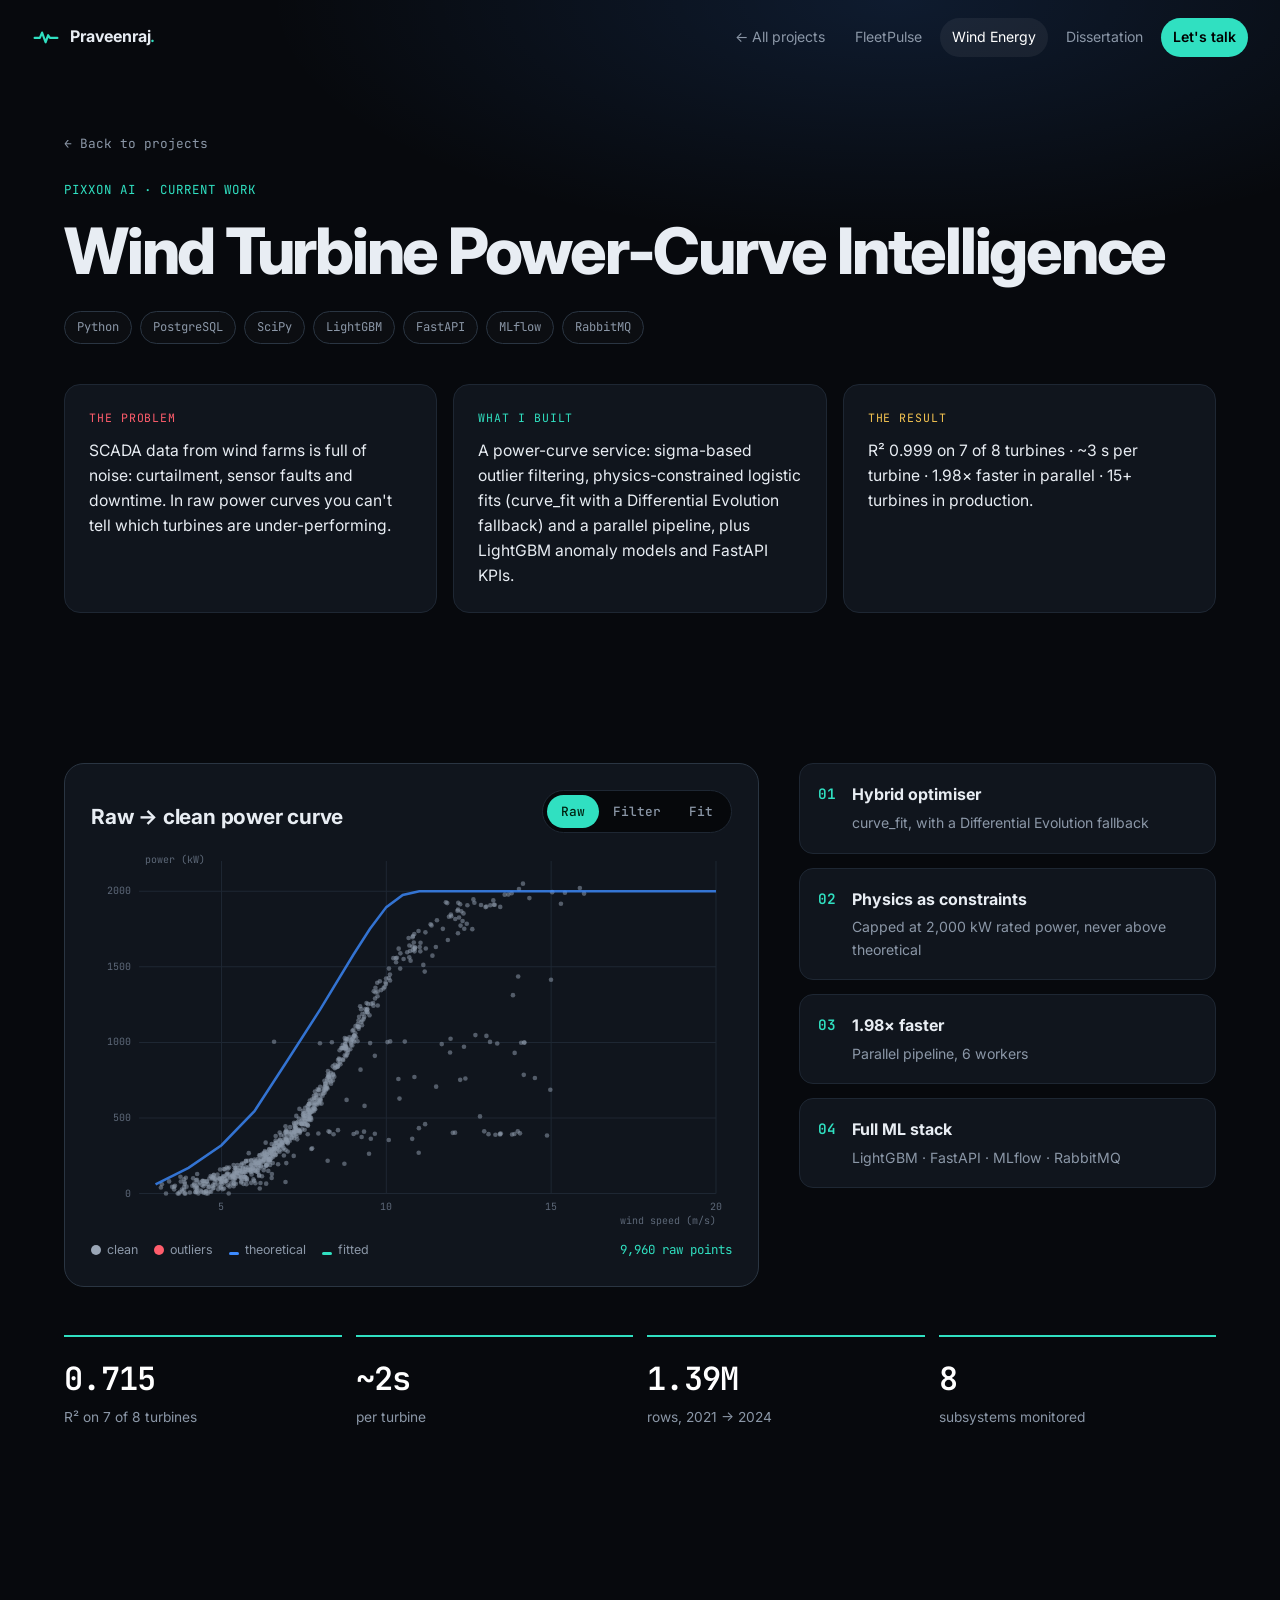
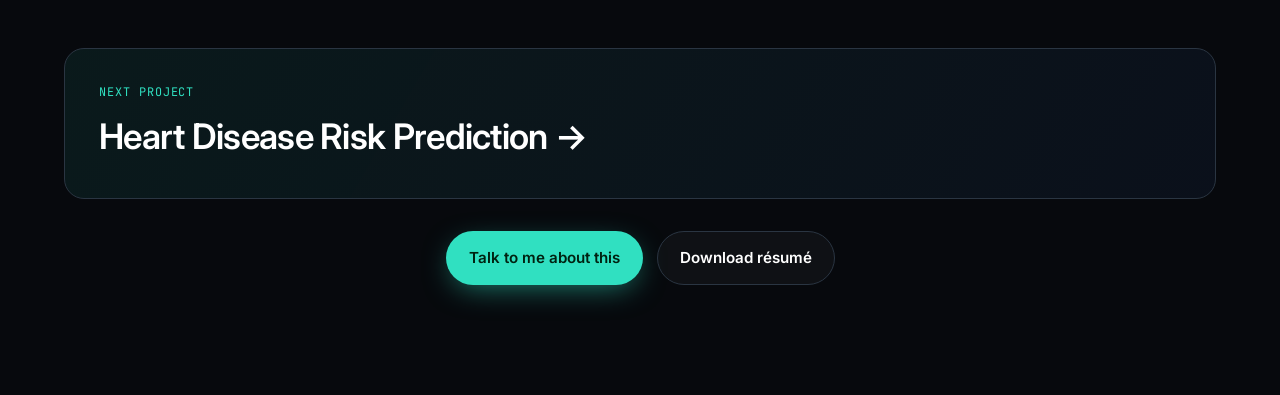
<file: wind-energy.html>
<!doctype html>
<html lang="en">
<head>
<meta charset="utf-8">
<meta name="viewport" content="width=device-width, initial-scale=1">
<title>Wind Turbine Power-Curve Intelligence · Praveenraj Manickam</title>
<meta name="description" content="Praveenraj Manickam, Data Engineer. I turn raw machine signals (CAN bus, SCADA, telecom) into intelligence people can trust.">
<meta property="og:title" content="Praveenraj Manickam · Data Engineer">
<meta property="og:description" content="From raw machine signals to trusted decisions. FleetPulse Intelligence, wind-energy analytics and more.">
<meta property="og:image" content="assets/img/fp-overview.webp">
<meta name="theme-color" content="#07090d">
<link rel="icon" href="data:image/svg+xml,%3Csvg xmlns='http://www.w3.org/2000/svg' viewBox='0 0 64 64'%3E%3Crect width='64' height='64' rx='14' fill='%2307090d'/%3E%3Cpath d='M8 34h12l5-12 8 22 6-16 4 6h13' fill='none' stroke='%2330e0c1' stroke-width='5' stroke-linecap='round' stroke-linejoin='round'/%3E%3C/svg%3E">
<link rel="preconnect" href="https://fonts.googleapis.com">
<link rel="preconnect" href="https://fonts.gstatic.com" crossorigin>
<link href="https://fonts.googleapis.com/css2?family=Inter:wght@400;500;600;700;800&family=JetBrains+Mono:wght@400;500;600&family=Instrument+Serif:ital@0;1&display=swap" rel="stylesheet">
<link rel="stylesheet" href="style.css">
</head>
<body>

<div class="progress" aria-hidden="true"><span id="progressBar"></span></div>

<header class="nav" id="nav">
  <a href="index.html" class="brand" aria-label="Home">
    <svg viewBox="0 0 64 64" aria-hidden="true"><path d="M6 34h12l5-12 8 22 6-16 4 6h17" fill="none" stroke="currentColor" stroke-width="5" stroke-linecap="round" stroke-linejoin="round"/></svg>
    <span>Praveenraj<b>.</b></span>
  </a>
  <nav class="nav-links" id="navLinks">
    <a href="index.html#projects">← All projects</a>
    <a href="fleetpulse.html">FleetPulse</a><a href="wind-energy.html" class="active">Wind Energy</a><a href="dissertation.html">Dissertation</a>
    <a href="index.html#contact" class="nav-cta">Let's talk</a>
  </nav>
  <button class="nav-toggle" id="navToggle" aria-label="Open menu" aria-expanded="false"><span></span><span></span></button>
</header>

<main id="top">
<section class="proj-hero">
  <div class="wrap">
    <a href="index.html#projects" class="back mono reveal">← Back to projects</a>
    <span class="chapter-no mono reveal">Pixxon AI · Current work</span>
    <h1 class="ph-title reveal">Wind Turbine Power-Curve Intelligence</h1>
    <div class="chip-row"><span class="chip">Python</span><span class="chip">PostgreSQL</span><span class="chip">SciPy</span><span class="chip">LightGBM</span><span class="chip">FastAPI</span><span class="chip">MLflow</span><span class="chip">RabbitMQ</span></div>
    <div class="psr">
      <div class="psr-item reveal"><span class="mono psr-k k-p">The problem</span><p>SCADA data from wind farms is full of noise: curtailment, sensor faults and downtime. In raw power curves you can't tell which turbines are under-performing.</p></div>
      <div class="psr-item reveal"><span class="mono psr-k k-b">What I built</span><p>A power-curve service: sigma-based outlier filtering, physics-constrained logistic fits (curve_fit with a Differential Evolution fallback) and a parallel pipeline, plus LightGBM anomaly models and FastAPI KPIs.</p></div>
      <div class="psr-item reveal"><span class="mono psr-k k-r">The result</span><p>R² 0.999 on 7 of 8 turbines · ~3 s per turbine · 1.98× faster in parallel · 15+ turbines in production.</p></div>
    </div>
    </div>
</section>

<!-- ================= 03 WIND ================= -->
<section class="chapter" id="wind">
  <div class="wrap">

    <div class="wind-grid">
      <div class="curve-card reveal">
        <div class="curve-head">
          <h3>Raw → clean power curve</h3>
          <div class="seg" role="tablist" id="curveSeg">
            <button class="active" data-mode="raw" role="tab">Raw</button>
            <button data-mode="filter" role="tab">Filter</button>
            <button data-mode="fit" role="tab">Fit</button>
          </div>
        </div>
        <svg id="curveSvg" viewBox="0 0 640 380" role="img" aria-label="Power curve demo: wind speed against power output"></svg>
        <div class="curve-legend">
          <span><i class="lg lg-clean"></i>clean</span>
          <span><i class="lg lg-out"></i>outliers</span>
          <span><i class="lg lg-theo"></i>theoretical</span>
          <span><i class="lg lg-fit"></i>fitted</span>
          <span class="mono" id="curveStat">R² —</span>
        </div>
      </div>

      <div class="wind-points">
        <div class="wp reveal"><b>01</b><div><h4>Hybrid optimiser</h4><p>curve_fit, with a Differential Evolution fallback</p></div></div>
        <div class="wp reveal"><b>02</b><div><h4>Physics as constraints</h4><p>Capped at 2,000 kW rated power, never above theoretical</p></div></div>
        <div class="wp reveal"><b>03</b><div><h4>1.98× faster</h4><p>Parallel pipeline, 6 workers</p></div></div>
        <div class="wp reveal"><b>04</b><div><h4>Full ML stack</h4><p>LightGBM · FastAPI · MLflow · RabbitMQ</p></div></div>
      </div>
    </div>

        <div class="wind-stats">
      <div class="reveal"><b><span class="count" data-to="0.999" data-dec="3">0</span></b><span>R² on 7 of 8 turbines</span></div>
      <div class="reveal"><b>~<span class="count" data-to="3">0</span>s</b><span>per turbine</span></div>
      <div class="reveal"><b><span class="count" data-to="1.94" data-dec="2">0</span>M</b><span>rows, 2021 → 2024</span></div>
      <div class="reveal"><b><span class="count" data-to="11">0</span></b><span>subsystems monitored</span></div>
    </div>

  </div>
</section>
<!-- ================= 04 RESEARCH ================= -->

<section class="next-wrap">
  <div class="wrap">
    <a class="next-proj reveal" href="dissertation.html">
      <span class="mono">Next project</span>
      <b>Heart Disease Risk Prediction →</b>
    </a>
    <div class="hero-actions center reveal" style="margin-top:32px">
      <a href="index.html#contact" class="btn btn-primary">Talk to me about this</a>
      <a href="assets/Praveenraj_Manickam_Resume.pdf" class="btn btn-ghost" download>Download résumé</a>
    </div>
  </div>
</section>
</main>

<div class="lightbox" id="lightbox" role="dialog" aria-modal="true" aria-label="Image preview">
  <button class="lb-close" aria-label="Close">×</button>
  <img alt="">
</div>

<script src="main.js"></script>
</body>
</html>
</file>
<file: style.css>
:root{
  --bg:#07090d; --bg2:#0b0f15; --panel:#10151d; --panel2:#141b25;
  --line:#1e2733; --line2:#2a3542;
  --text:#e8edf3; --muted:#8b97a7; --dim:#5d6878;
  --teal:#30e0c1; --blue:#3d8bff; --orange:#ff7a3d; --gold:#f5c451; --red:#ff5d6c;
  --grad:linear-gradient(100deg,#30e0c1 0%,#3d8bff 55%,#a57bff 100%);
  --r:16px; --maxw:1200px;
  --sans:'Inter',system-ui,-apple-system,Segoe UI,Roboto,sans-serif;
  --mono:'JetBrains Mono',ui-monospace,SFMono-Regular,Menlo,monospace;
  --serif:'Instrument Serif',Georgia,serif;
}
*{box-sizing:border-box;margin:0;padding:0}
html{scroll-behavior:smooth;scroll-padding-top:80px}
body{background:var(--bg);color:var(--text);font-family:var(--sans);line-height:1.6;-webkit-font-smoothing:antialiased;overflow-x:hidden}
img{max-width:100%;display:block;height:auto}
a{color:inherit;text-decoration:none}
b{font-weight:600;color:#fff}
.mono{font-family:var(--mono)}
.small{font-size:.78rem}
.muted{color:var(--muted)}
.wrap{max-width:var(--maxw);margin:0 auto;padding:0 24px}
.grad{background:var(--grad);-webkit-background-clip:text;background-clip:text;color:transparent}
.hl{background:linear-gradient(transparent 60%,rgba(48,224,193,.28) 60%);color:#fff}
::selection{background:var(--teal);color:#000}

/* progress + nav */
.progress{position:fixed;inset:0 0 auto 0;height:3px;z-index:100}
.progress span{display:block;height:100%;width:0;background:var(--grad);box-shadow:0 0 12px var(--teal)}
.nav{position:fixed;top:0;left:0;right:0;z-index:90;display:flex;align-items:center;justify-content:space-between;padding:18px 32px;transition:.3s}
.nav.scrolled{background:rgba(7,9,13,.72);backdrop-filter:blur(14px);-webkit-backdrop-filter:blur(14px);border-bottom:1px solid var(--line);padding:12px 32px}
.brand{display:flex;align-items:center;gap:10px;font-weight:700;letter-spacing:-.01em}
.brand svg{width:28px;height:28px;color:var(--teal)}
.brand b{color:var(--teal)}
.nav-links{display:flex;gap:6px;align-items:center}
.nav-links a{font-size:.88rem;color:var(--muted);padding:8px 12px;border-radius:999px;transition:.2s}
.nav-links a:hover,.nav-links a.active{color:#fff;background:rgba(255,255,255,.06)}
.nav-links .nav-cta{color:#000;background:var(--teal);font-weight:600}
.nav-links .nav-cta:hover{color:#000;background:#5cf0d6}
.nav-toggle{display:none;background:none;border:0;width:40px;height:40px;cursor:pointer;flex-direction:column;justify-content:center;gap:6px;align-items:center}
.nav-toggle span{width:22px;height:2px;background:#fff;transition:.3s}

/* buttons */
.btn{display:inline-flex;align-items:center;gap:8px;padding:14px 22px;border-radius:999px;font-weight:600;font-size:.95rem;transition:.25s;border:1px solid transparent;cursor:pointer;font-family:inherit}
.btn-primary{background:var(--teal);color:#021;box-shadow:0 8px 30px -8px rgba(48,224,193,.6)}
.btn-primary:hover{transform:translateY(-2px);box-shadow:0 14px 40px -8px rgba(48,224,193,.8)}
.btn-ghost{border-color:var(--line2);color:#fff;background:rgba(255,255,255,.03)}
.btn-ghost:hover{border-color:var(--teal);color:var(--teal)}

/* hero */
.hero{position:relative;min-height:100vh;display:flex;align-items:center;padding:120px 0 90px;overflow:hidden}
#signalCanvas{position:absolute;inset:0;width:100%;height:100%;opacity:.55}
.hero-grid-bg{position:absolute;inset:0;background-image:linear-gradient(var(--line) 1px,transparent 1px),linear-gradient(90deg,var(--line) 1px,transparent 1px);background-size:64px 64px;mask-image:radial-gradient(ellipse 70% 60% at 50% 40%,#000 20%,transparent 75%);-webkit-mask-image:radial-gradient(ellipse 70% 60% at 50% 40%,#000 20%,transparent 75%);opacity:.45}
.hero::after{content:"";position:absolute;width:900px;height:900px;right:-300px;top:-300px;background:radial-gradient(circle,rgba(61,139,255,.18),transparent 60%);pointer-events:none}
.hero-inner{position:relative;z-index:2;display:grid;grid-template-columns:1.15fr .85fr;gap:56px;align-items:center;width:100%}
.eyebrow{display:inline-flex;align-items:center;gap:10px;font-size:.82rem;color:var(--muted);border:1px solid var(--line2);padding:7px 14px;border-radius:999px;background:rgba(16,21,29,.6);margin-bottom:28px}
.pulse-dot{width:8px;height:8px;border-radius:50%;background:var(--teal);box-shadow:0 0 0 0 rgba(48,224,193,.7);animation:pulse 2s infinite;display:inline-block;flex:none}
@keyframes pulse{70%{box-shadow:0 0 0 10px rgba(48,224,193,0)}100%{box-shadow:0 0 0 0 rgba(48,224,193,0)}}
h1{font-size:clamp(2.4rem,5.4vw,4.6rem);line-height:1.04;letter-spacing:-.035em;font-weight:800}
h1 .hi{display:block;font-family:var(--serif);font-style:italic;font-weight:400;font-size:.62em;color:var(--muted);letter-spacing:0;margin-bottom:10px}
h1 em{font-family:var(--serif);font-weight:400;font-style:italic;letter-spacing:-.01em}
.lead{font-size:1.14rem;color:var(--muted);max-width:40em;margin:26px 0 34px}
.hero-actions{display:flex;gap:14px;flex-wrap:wrap}
.hero-actions.center{justify-content:center}
.hero-typed{margin-top:34px;font-size:.92rem;color:var(--muted);min-height:1.6em}
.prompt{color:var(--teal)}
.caret{display:inline-block;width:8px;height:1.1em;background:var(--teal);vertical-align:-3px;margin-left:2px;animation:blink 1s steps(1) infinite}
@keyframes blink{50%{opacity:0}}

.id-card{background:linear-gradient(160deg,rgba(20,27,37,.9),rgba(12,16,22,.9));border:1px solid var(--line2);border-radius:22px;padding:24px;box-shadow:0 40px 80px -30px rgba(0,0,0,.8),0 0 0 1px rgba(48,224,193,.05) inset;transform-style:preserve-3d;transition:transform .2s ease-out;backdrop-filter:blur(8px)}
.id-head{display:flex;align-items:center;gap:14px}
.avatar{width:52px;height:52px;border-radius:14px;display:grid;place-items:center;font-weight:800;color:#021;background:var(--grad);font-size:1.1rem;flex:none}
.id-name{font-weight:700}
.id-role{font-size:.84rem;color:var(--muted)}
.status-pill{margin-left:auto;display:inline-flex;gap:8px;align-items:center;font-size:.72rem;color:var(--teal);border:1px solid rgba(48,224,193,.3);padding:5px 10px;border-radius:999px;white-space:nowrap}
.id-scope{position:relative;margin:20px 0;height:110px;border-radius:12px;background:#06080b;border:1px solid var(--line);overflow:hidden;background-image:linear-gradient(var(--line) 1px,transparent 1px),linear-gradient(90deg,var(--line) 1px,transparent 1px);background-size:20px 22px}
.id-scope svg{position:absolute;inset:0;width:100%;height:100%}
.id-scope path{fill:none;stroke:var(--teal);stroke-width:2;filter:drop-shadow(0 0 6px rgba(48,224,193,.8))}
.scope-label{position:absolute;left:10px;top:6px;font-size:.66rem;color:var(--dim)}
.id-stats{display:grid;grid-template-columns:1fr 1fr;gap:10px}
.id-stats div{background:rgba(255,255,255,.025);border:1px solid var(--line);border-radius:12px;padding:12px 14px}
.id-stats b{display:block;font-family:var(--mono);font-size:1.45rem;color:#fff}
.id-stats span{font-size:.74rem;color:var(--muted);line-height:1.35;display:block}

.scroll-hint{position:absolute;bottom:26px;left:50%;transform:translateX(-50%);z-index:2;display:flex;flex-direction:column;align-items:center;gap:10px;font-size:.74rem;color:var(--dim);font-family:var(--mono)}
.scroll-hint span{width:22px;height:36px;border:2px solid var(--line2);border-radius:12px;position:relative}
.scroll-hint span::after{content:"";position:absolute;left:50%;top:6px;width:4px;height:8px;margin-left:-2px;border-radius:2px;background:var(--teal);animation:wheel 1.6s infinite}
@keyframes wheel{0%{opacity:1;transform:translateY(0)}100%{opacity:0;transform:translateY(12px)}}

/* marquee */
.marquee{border-block:1px solid var(--line);background:var(--bg2);overflow:hidden;padding:18px 0}
.marquee-track{display:flex;gap:28px;width:max-content;animation:marq 40s linear infinite;font-family:var(--mono);font-size:.95rem;color:var(--muted);align-items:center}
.marquee-track i{color:var(--teal);font-style:normal;font-size:.6rem}
@keyframes marq{to{transform:translateX(-50%)}}

/* chapters */
.chapter{padding:130px 0;position:relative}
.chapter-dark{background:var(--bg2);border-block:1px solid var(--line)}
.chapter-head{max-width:860px;margin-bottom:64px}
.chapter-no{display:inline-block;font-size:.78rem;color:var(--teal);letter-spacing:.08em;text-transform:uppercase;margin-bottom:18px}
h2{font-size:clamp(2rem,4.2vw,3.4rem);line-height:1.08;letter-spacing:-.03em;font-weight:800}
h2 .muted{color:var(--dim)}
.chapter-lead{font-size:1.1rem;color:var(--muted);margin-top:22px}
.sub-h{font-size:1.5rem;letter-spacing:-.02em;margin:100px 0 28px}
.chip-row{display:flex;flex-wrap:wrap;gap:8px;margin-top:26px}
.chip{font-family:var(--mono);font-size:.76rem;border:1px solid var(--line2);padding:6px 12px;border-radius:999px;color:var(--muted);background:rgba(255,255,255,.02)}
.chip-link{color:var(--teal);border-color:rgba(48,224,193,.4)}
.chip-link:hover{background:rgba(48,224,193,.1)}
.tag{display:inline-flex;align-items:center;gap:6px;font-family:var(--mono);font-size:.7rem;text-transform:uppercase;letter-spacing:.06em;color:var(--teal);background:rgba(48,224,193,.08);border:1px solid rgba(48,224,193,.2);padding:4px 10px;border-radius:999px}
.tag-live{color:#021;background:var(--teal)}
.tag-live .pulse-dot{background:#021}

/* story */
.story-grid{display:grid;grid-template-columns:1.1fr .9fr;gap:56px;align-items:start;margin-bottom:110px}
.story-text p{color:var(--muted);font-size:1.06rem;margin-bottom:20px}
.story-text p.big{font-size:1.45rem;line-height:1.5;color:var(--text);letter-spacing:-.01em}
.terminal{background:#05070a;border:1px solid var(--line2);border-radius:14px;overflow:hidden;box-shadow:0 30px 60px -30px rgba(0,0,0,.9)}
.term-bar{display:flex;align-items:center;gap:7px;padding:12px 14px;background:var(--panel);border-bottom:1px solid var(--line)}
.term-bar i{width:11px;height:11px;border-radius:50%;background:#ff5f57}
.term-bar i:nth-child(2){background:#febc2e}.term-bar i:nth-child(3){background:#28c840}
.term-bar span{margin-left:10px;font-size:.72rem;color:var(--dim)}
.term-body{padding:18px 20px;font-size:.8rem;line-height:1.75;color:#b9c4d2;min-height:330px;white-space:pre-wrap}
.term-body .c{color:var(--teal)}.term-body .k{color:var(--gold)}.term-body .s{color:#9ad18b}.term-body .d{color:var(--dim)}

/* timeline */
.timeline{position:relative;padding-left:0}
.tl-line{position:absolute;left:50%;top:0;bottom:0;width:2px;background:var(--line);transform:translateX(-50%)}
.tl-line span{display:block;width:100%;height:0;background:var(--grad);box-shadow:0 0 12px var(--teal)}
.tl-item{position:relative;display:grid;grid-template-columns:1fr 1fr;gap:70px;margin-bottom:56px;align-items:center}
.tl-item .tl-dot{position:absolute;left:50%;top:50%;width:16px;height:16px;border-radius:50%;background:var(--bg);border:3px solid var(--line2);transform:translate(-50%,-50%);z-index:2;transition:.4s}
.tl-item.in .tl-dot{border-color:var(--teal);box-shadow:0 0 0 6px rgba(48,224,193,.12)}
.tl-item.now .tl-dot{background:var(--teal)}
.tl-date{text-align:right;color:var(--muted);font-size:.9rem}
.tl-item:nth-child(odd) .tl-date{order:2;text-align:left}
.tl-item:nth-child(odd) .tl-card{order:1}
.tl-card{background:var(--panel);border:1px solid var(--line);border-radius:var(--r);padding:26px;transition:.3s}
.tl-card:hover{border-color:var(--line2);transform:translateY(-3px)}
.tl-card h3{font-size:1.25rem;margin:12px 0 2px;letter-spacing:-.01em}
.tl-org{color:var(--teal);font-size:.88rem;margin-bottom:10px}
.tl-card p{color:var(--muted);font-size:.94rem}
.tl-win{margin-top:14px;padding:10px 14px;border-radius:10px;background:rgba(255,122,61,.08);border:1px solid rgba(255,122,61,.25);font-size:.88rem;color:#ffd2bd}
.tl-win b{color:var(--orange);font-family:var(--mono)}
.tl-link{color:var(--teal);font-size:.88rem;font-weight:600;display:inline-block;margin-top:10px}
.merit{font-size:.62rem;vertical-align:middle;font-family:var(--mono);color:var(--gold);border:1px solid rgba(245,196,81,.4);padding:2px 8px;border-radius:999px;margin-left:6px}

/* kpis */
.kpis{display:grid;grid-template-columns:repeat(4,1fr);gap:14px;margin-bottom:40px}
.kpi{background:var(--panel);border:1px solid var(--line);border-radius:var(--r);padding:24px}
.kpi b{display:block;font-family:var(--mono);font-size:clamp(1.4rem,2.4vw,2rem);color:#fff;letter-spacing:-.02em}
.kpi>span{font-size:.84rem;color:var(--muted)}

/* scrollytelling */
.scrolly{display:grid;grid-template-columns:.8fr 1.2fr;gap:56px;position:relative;margin-top:40px}
.step{min-height:62vh;display:flex;flex-direction:column;justify-content:center;opacity:.25;transition:opacity .5s}
.step.active{opacity:1}
.step-no{font-size:.74rem;color:var(--orange);text-transform:uppercase;letter-spacing:.08em}
.step h3{font-size:1.7rem;line-height:1.2;letter-spacing:-.02em;margin:12px 0 14px}
.step p{color:var(--muted);font-size:1.02rem}
.step .step-img{display:none}
.scrolly-stage{position:sticky;top:14vh;height:72vh;display:flex;flex-direction:column;justify-content:center}
.browser{border-radius:14px;overflow:hidden;border:1px solid var(--line2);background:var(--panel);box-shadow:0 50px 100px -40px rgba(0,0,0,.9),0 0 80px -30px rgba(61,139,255,.35);transform:perspective(1600px) rotateY(-6deg) rotateX(2deg);transition:transform .6s}
.browser:hover{transform:perspective(1600px) rotateY(0) rotateX(0)}
.browser-bar{display:flex;align-items:center;gap:7px;padding:10px 14px;background:#0c1118;border-bottom:1px solid var(--line)}
.browser-bar i{width:10px;height:10px;border-radius:50%;background:#2a3542}
.url{margin-left:12px;font-size:.72rem;color:var(--dim);background:#06080b;padding:4px 12px;border-radius:6px;flex:1;white-space:nowrap;overflow:hidden;text-overflow:ellipsis}
.url b{color:var(--muted);font-weight:500}
.browser-view{position:relative;aspect-ratio:16/9;background:#0d1117;overflow:hidden}
.browser-view img{width:100%;height:100%;object-fit:cover;object-position:top left;transition:opacity .45s,transform .8s}
.browser-view img.swap{opacity:0;transform:scale(1.02)}
.stage-dots{display:flex;gap:8px;justify-content:center;margin-top:20px}
.stage-dots i{width:24px;height:4px;border-radius:2px;background:var(--line2);transition:.3s}
.stage-dots i.on{background:var(--teal);width:40px}

/* pipeline */
.pipeline{position:relative;display:grid;grid-template-columns:repeat(7,1fr);gap:12px}
.pipe-flow{position:absolute;inset:0;width:100%;height:100%;z-index:0;pointer-events:none}
.pipe-flow line{stroke:var(--teal);stroke-width:2;stroke-dasharray:6 8;animation:flow 1s linear infinite;opacity:.5}
@keyframes flow{to{stroke-dashoffset:-14}}
.pnode{position:relative;z-index:1;background:var(--panel);border:1px solid var(--line2);border-radius:14px;padding:16px 14px;opacity:0;transform:translateY(20px);transition:.6s}
.pipeline.in .pnode{opacity:1;transform:none}
.pnode span{font-size:.66rem;color:var(--dim)}
.pnode b{display:block;font-size:1rem;margin:4px 0}
.pnode small{font-size:.74rem;color:var(--muted);line-height:1.35;display:block}
.pnode.bronze{border-color:#8a5a33}.pnode.bronze b{color:#e0a36f}
.pnode.silver{border-color:#6c7a8a}.pnode.silver b{color:#cfd8e3}
.pnode.gold{border-color:#8f7430}.pnode.gold b{color:var(--gold)}
.pnode.ai{border-color:#8a4527}.pnode.ai b{color:var(--orange)}

/* decode demo */
.decode{margin-top:100px;display:grid;grid-template-columns:.8fr 1.2fr;gap:48px;align-items:center;background:radial-gradient(ellipse at top left,rgba(48,224,193,.08),transparent 60%),var(--panel);border:1px solid var(--line2);border-radius:22px;padding:44px}
.decode h3{font-size:1.8rem;letter-spacing:-.02em;margin:6px 0 12px}
.decode p{color:var(--muted);margin-bottom:24px}
.decode-panel{background:#05070a;border:1px solid var(--line);border-radius:14px;padding:22px;font-size:.84rem}
.dline{display:flex;justify-content:space-between;gap:16px;padding:9px 0;border-bottom:1px dashed var(--line);opacity:.18;transition:opacity .4s,transform .4s}
.dline:first-child{opacity:1}
.dline.on{opacity:1}
.dk{color:var(--dim);white-space:nowrap}
.dv{color:#fff;text-align:right}
.dv em{color:var(--muted);font-style:normal;display:block;font-size:.74rem}
.dv em.ok{color:var(--teal)}
.dline.result .dv b{font-size:1.5rem;color:var(--teal)}
.bytes{display:flex;gap:6px;margin:12px 0 8px;flex-wrap:wrap}
.bytes span{width:40px;text-align:center;padding:8px 0;border-radius:8px;border:1px solid var(--line2);color:var(--muted);transition:.4s}
.bytes.hot-on span.hot{border-color:var(--teal);color:var(--teal);background:rgba(48,224,193,.1);box-shadow:0 0 16px -4px var(--teal)}

/* cards */
.cards{display:grid;grid-template-columns:repeat(3,1fr);gap:16px}
.card{background:var(--panel);border:1px solid var(--line);border-radius:var(--r);padding:26px;transition:.3s;position:relative;overflow:hidden}
.card::before{content:"";position:absolute;inset:0;background:radial-gradient(400px circle at var(--mx,50%) var(--my,0%),rgba(48,224,193,.1),transparent 40%);opacity:0;transition:.3s}
.card:hover::before{opacity:1}
.card:hover{border-color:var(--line2);transform:translateY(-4px)}
.card-ico{font-size:1.4rem;width:44px;height:44px;display:grid;place-items:center;border-radius:12px;background:rgba(255,255,255,.04);border:1px solid var(--line2);margin-bottom:16px}
.card h4{font-size:1.08rem;margin-bottom:8px}
.card p{font-size:.9rem;color:var(--muted)}

/* gallery */
.gallery{display:grid;grid-template-columns:repeat(3,1fr);gap:16px}
.g-item,.shot{cursor:zoom-in}
.g-item img{border-radius:12px;border:1px solid var(--line2);transition:.4s}
.g-item:hover img{transform:translateY(-4px);box-shadow:0 30px 50px -20px rgba(0,0,0,.8)}
figcaption{font-size:.84rem;color:var(--muted);margin-top:12px}

/* wind */
.wind-grid{display:grid;grid-template-columns:1.25fr .75fr;gap:40px;align-items:start}
.curve-card{background:var(--panel);border:1px solid var(--line2);border-radius:20px;padding:26px}
.curve-head{display:flex;justify-content:space-between;gap:16px;align-items:flex-end;flex-wrap:wrap;margin-bottom:14px}
.curve-head h3{font-size:1.3rem;letter-spacing:-.01em;margin-top:4px}
.seg{display:flex;background:#06080b;border:1px solid var(--line);border-radius:999px;padding:4px}
.seg button{background:none;border:0;color:var(--muted);font:500 .8rem var(--mono);padding:8px 14px;border-radius:999px;cursor:pointer;transition:.2s}
.seg button.active{background:var(--teal);color:#021}
#curveSvg{width:100%;height:auto;display:block}
#curveSvg .axis{stroke:var(--line2);stroke-width:1}
#curveSvg .grid{stroke:var(--line);stroke-width:1}
#curveSvg text{fill:var(--dim);font:10px var(--mono)}
#curveSvg circle{transition:fill .6s,opacity .6s,r .6s}
#curveSvg .theo{fill:none;stroke:var(--blue);stroke-width:2.5;opacity:.8}
#curveSvg .fit{fill:none;stroke:var(--teal);stroke-width:3.5;stroke-dasharray:1200;stroke-dashoffset:1200;transition:stroke-dashoffset 1.6s ease;filter:drop-shadow(0 0 6px rgba(48,224,193,.7))}
#curveSvg.m-fit .fit{stroke-dashoffset:0}
.curve-legend{display:flex;flex-wrap:wrap;gap:16px;margin-top:12px;font-size:.78rem;color:var(--muted);align-items:center}
.curve-legend .mono{margin-left:auto;color:var(--teal)}
.lg{display:inline-block;width:10px;height:10px;border-radius:50%;margin-right:6px;vertical-align:-1px}
.lg-clean{background:#9aa6b6}.lg-out{background:var(--red)}.lg-theo{background:var(--blue);border-radius:2px;height:3px}.lg-fit{background:var(--teal);border-radius:2px;height:3px}
.wind-points{display:flex;flex-direction:column;gap:14px}
.wp{display:flex;gap:16px;background:var(--panel);border:1px solid var(--line);border-radius:14px;padding:18px}
.wp>b{font-family:var(--mono);color:var(--teal);font-size:.9rem}
.wp h4{font-size:1rem;margin-bottom:4px}
.wp p{font-size:.88rem;color:var(--muted)}
.wind-stats{display:grid;grid-template-columns:repeat(4,1fr);gap:14px;margin:48px 0}
.wind-stats div{border-top:2px solid var(--teal);padding-top:16px}
.wind-stats b{font-family:var(--mono);font-size:2rem;display:block;letter-spacing:-.02em}
.wind-stats div>span{color:var(--muted);font-size:.86rem}
.wind-shots{display:grid;grid-template-columns:repeat(3,1fr);gap:16px}
.shot-frame{background:#fff;border-radius:12px;padding:8px;border:1px solid var(--line2);transition:.4s;overflow:hidden;aspect-ratio:16/10}
.shot-frame img{width:100%;height:100%;object-fit:contain}
.shot:hover .shot-frame{transform:translateY(-4px) rotate(-.4deg);box-shadow:0 30px 50px -20px rgba(0,0,0,.8)}

/* research */
.diss-grid{display:grid;grid-template-columns:1fr 1fr;gap:24px}
.diss-flow,.diss-visual{background:var(--panel);border:1px solid var(--line2);border-radius:20px;padding:30px}
.diss-steps{list-style:none;counter-reset:s;margin-top:18px}
.diss-steps li{counter-increment:s;position:relative;padding:0 0 22px 48px;border-left:1px dashed var(--line2);margin-left:14px}
.diss-steps li:last-child{border-color:transparent;padding-bottom:0}
.diss-steps li::before{content:counter(s,decimal-leading-zero);position:absolute;left:-15px;top:-2px;width:30px;height:30px;border-radius:50%;background:var(--bg);border:1px solid var(--red);color:var(--red);font:600 .7rem var(--mono);display:grid;place-items:center}
.diss-steps b{display:block;margin-bottom:2px}
.diss-steps span{color:var(--muted);font-size:.92rem}
.globe-row{display:grid;grid-template-columns:repeat(4,1fr);gap:8px;margin-bottom:28px}
.country{text-align:center;padding:14px 6px;border-radius:12px;border:1px solid var(--line2);font-weight:600;font-size:.9rem;background:rgba(255,93,108,.05)}
.risk{display:flex;flex-direction:column;gap:14px;margin:16px 0}
.risk-row{display:grid;grid-template-columns:150px 1fr;gap:14px;align-items:center;font-size:.92rem}
.risk-bar{height:12px;background:#06080b;border-radius:999px;overflow:hidden;border:1px solid var(--line)}
.risk-bar i{display:block;height:100%;width:0;background:linear-gradient(90deg,var(--orange),var(--red));border-radius:999px;transition:width 1.4s cubic-bezier(.2,.8,.2,1)}
.diss-visual.in .risk-bar i{width:var(--w)}
.diss-why{margin-top:24px;padding:20px 24px;border-radius:14px;border:1px solid rgba(255,93,108,.25);background:rgba(255,93,108,.05);color:var(--muted)}

/* impact */
.impact-grid{display:grid;grid-template-columns:repeat(3,1fr);gap:16px;margin-bottom:24px}
.impact{background:var(--panel);border:1px solid var(--line);border-radius:20px;padding:32px}
.impact-num{font-family:var(--mono);font-size:clamp(2.6rem,5vw,4rem);font-weight:600;letter-spacing:-.04em;line-height:1;background:linear-gradient(120deg,var(--orange),var(--gold));-webkit-background-clip:text;background-clip:text;color:transparent;margin-bottom:16px}
.impact h4{font-size:1.1rem;margin-bottom:6px}
.impact p{color:var(--muted);font-size:.92rem}
.projects{display:grid;grid-template-columns:1fr 1fr;gap:16px}
.proj{background:var(--panel);border:1px solid var(--line);border-radius:16px;padding:26px;display:flex;flex-direction:column;gap:10px}
.proj h4{font-size:1.1rem}
.proj p{color:var(--muted);font-size:.92rem;flex:1}

/* toolkit */
.toolkit{display:grid;grid-template-columns:1fr 1fr;gap:16px;margin-bottom:80px}
.tk{background:var(--panel);border:1px solid var(--line);border-radius:16px;padding:26px}
.tk h4{font-size:1.1rem;margin-bottom:16px}
.tk h4 .mono{color:var(--teal);font-size:.8rem;margin-right:8px}
.pills{display:flex;flex-wrap:wrap;gap:8px}
.pills span{font-size:.84rem;padding:7px 13px;border-radius:999px;background:rgba(255,255,255,.035);border:1px solid var(--line2);transition:.2s}
.pills span:hover{border-color:var(--teal);color:var(--teal)}
.principles{display:grid;grid-template-columns:repeat(4,1fr);gap:16px}
.principle{padding:26px 0;border-top:1px solid var(--line2)}
.principle .mono{font-size:.72rem;color:var(--teal)}
.principle h4{font-family:var(--serif);font-weight:400;font-size:1.7rem;line-height:1.15;margin:10px 0}
.principle p{color:var(--muted);font-size:.9rem}

/* contact */
.contact{padding:140px 0 40px;position:relative;overflow:hidden;background:radial-gradient(ellipse 60% 50% at 50% 0%,rgba(48,224,193,.12),transparent 70%)}
.contact-inner{text-align:center;max-width:980px}
.contact h2{font-size:clamp(2rem,4.6vw,3.8rem)}
.contact .lead{margin:24px auto 40px}
.contact-cards{display:grid;grid-template-columns:repeat(4,1fr);gap:12px;margin-bottom:40px;text-align:left}
.cc{background:var(--panel);border:1px solid var(--line2);border-radius:14px;padding:18px;transition:.25s;min-width:0}
.cc:hover{border-color:var(--teal);transform:translateY(-3px)}
.cc span{font-size:.7rem;color:var(--teal);text-transform:uppercase;letter-spacing:.08em}
.cc b{display:block;font-size:.88rem;margin-top:4px;overflow-wrap:anywhere}
.foot{display:flex;justify-content:space-between;gap:20px;flex-wrap:wrap;margin-top:120px;padding-top:24px;border-top:1px solid var(--line);font-size:.72rem;color:var(--dim)}

/* lightbox */
.lightbox{position:fixed;inset:0;z-index:200;background:rgba(3,5,8,.92);backdrop-filter:blur(8px);display:none;align-items:center;justify-content:center;padding:4vw;cursor:zoom-out}
.lightbox.open{display:flex}
.lightbox img{max-height:90vh;border-radius:10px;box-shadow:0 40px 80px rgba(0,0,0,.8)}
.lb-close{position:absolute;top:18px;right:24px;background:none;border:0;color:#fff;font-size:2.2rem;cursor:pointer}

/* reveal */
.reveal{opacity:0;transform:translateY(28px);transition:opacity .9s cubic-bezier(.2,.7,.2,1),transform .9s cubic-bezier(.2,.7,.2,1)}
.reveal.in{opacity:1;transform:none}

/* responsive */
@media (max-width:1024px){
  .hero-inner,.story-grid,.wind-grid,.decode,.diss-grid{grid-template-columns:1fr}
  .kpis,.wind-stats,.principles,.contact-cards{grid-template-columns:repeat(2,1fr)}
  .cards,.gallery,.wind-shots,.impact-grid{grid-template-columns:1fr 1fr}
  .pipeline{grid-template-columns:repeat(4,1fr)}
  .pipe-flow{display:none}
  .scrolly{grid-template-columns:1fr}
  .scrolly-stage{display:none}
  .step{min-height:auto;opacity:1;padding:34px 0;border-top:1px solid var(--line)}
  .step .step-img{display:block;margin-top:20px;border-radius:12px;border:1px solid var(--line2)}
  .browser{transform:none}
}
@media (max-width:760px){
  .nav{padding:14px 16px}.nav.scrolled{padding:10px 16px}
  .nav-toggle{display:flex}
  .nav-links{position:fixed;inset:64px 12px auto 12px;flex-direction:column;align-items:stretch;background:rgba(11,15,21,.97);border:1px solid var(--line2);border-radius:16px;padding:12px;display:none}
  .nav-links.open{display:flex}
  .nav-links a{padding:12px 16px}
  .nav-toggle[aria-expanded="true"] span:first-child{transform:translateY(4px) rotate(45deg)}
  .nav-toggle[aria-expanded="true"] span:last-child{transform:translateY(-4px) rotate(-45deg)}
  .wrap{padding:0 16px}
  .chapter{padding:90px 0}
  .hero{padding-top:100px}
  .kpis,.wind-stats,.principles,.contact-cards,.cards,.gallery,.wind-shots,.impact-grid,.projects,.toolkit,.id-stats{grid-template-columns:1fr}
  .id-stats{grid-template-columns:1fr 1fr}
  .pipeline{grid-template-columns:1fr 1fr}
  .timeline .tl-line{left:8px}
  .tl-item{grid-template-columns:1fr;gap:8px;padding-left:34px}
  .tl-item .tl-dot{left:8px;top:6px;transform:translate(-50%,0)}
  .tl-date,.tl-item:nth-child(odd) .tl-date{order:0;text-align:left}
  .tl-item:nth-child(odd) .tl-card{order:1}
  .decode{padding:24px}
  .dline{flex-direction:column;gap:2px}.dv{text-align:left}
  .globe-row{grid-template-columns:1fr 1fr}
  .risk-row{grid-template-columns:1fr}
  .status-pill,.scroll-hint{display:none}
  .sub-h{margin-top:70px}
  .curve-legend .mono{margin-left:0}
}
@media (prefers-reduced-motion:reduce){
  *,*::before,*::after{animation:none!important;transition:none!important;scroll-behavior:auto!important}
  .reveal{opacity:1;transform:none}
  .pnode{opacity:1;transform:none}
}

/* ===== v2: portrait hero ===== */
.hero-visual{position:relative;display:flex;justify-content:center}
.portrait{position:relative;width:min(420px,100%);transform-style:preserve-3d;transition:transform .2s ease-out}
.portrait-glow{position:absolute;inset:8% -6% -4% -6%;background:radial-gradient(closest-side,rgba(48,224,193,.35),rgba(61,139,255,.18) 55%,transparent 75%);filter:blur(30px);z-index:0}
.portrait-frame{position:relative;z-index:1;aspect-ratio:3/4;border-radius:28px;overflow:hidden;border:1px solid rgba(48,224,193,.25);background:#0b0f15;box-shadow:0 50px 90px -40px rgba(0,0,0,.95)}
.portrait-frame>img{width:100%;height:100%;object-fit:cover;object-position:50% 20%;filter:saturate(.82) contrast(1.05) brightness(.95)}
/* colour-grade into the site palette + fade the street into the page */
.portrait-grade{position:absolute;inset:0;background:
  linear-gradient(180deg,rgba(7,9,13,.15) 0%,transparent 30%,transparent 55%,rgba(7,9,13,.75) 85%,#07090d 100%),
  linear-gradient(120deg,rgba(61,139,255,.22),rgba(48,224,193,.12) 50%,rgba(165,123,255,.18));mix-blend-mode:normal}
.portrait-scan{position:absolute;inset:0;background:repeating-linear-gradient(0deg,rgba(255,255,255,.035) 0 1px,transparent 1px 4px);pointer-events:none}
.portrait-scope{position:absolute;left:0;right:0;bottom:48px;height:70px}
.portrait-scope svg{width:100%;height:100%}
.portrait-scope path{fill:none;stroke:var(--teal);stroke-width:2;filter:drop-shadow(0 0 6px rgba(48,224,193,.9))}
.portrait-tag{position:absolute;left:16px;right:16px;bottom:16px;display:flex;align-items:center;gap:8px;font-size:.72rem;color:#cfe;letter-spacing:.02em}
.corner{position:absolute;width:18px;height:18px;border:2px solid var(--teal);opacity:.8}
.corner.tl{top:12px;left:12px;border-right:0;border-bottom:0;border-top-left-radius:8px}
.corner.tr{top:12px;right:12px;border-left:0;border-bottom:0;border-top-right-radius:8px}
.corner.bl{bottom:12px;left:12px;border-right:0;border-top:0;border-bottom-left-radius:8px;display:none}
.corner.br{bottom:12px;right:12px;border-left:0;border-top:0;border-bottom-right-radius:8px;display:none}
.stat-chip{position:absolute;z-index:2;background:rgba(12,16,22,.72);backdrop-filter:blur(12px);-webkit-backdrop-filter:blur(12px);border:1px solid var(--line2);border-radius:14px;padding:10px 14px;box-shadow:0 20px 40px -20px rgba(0,0,0,.9);animation:bob 6s ease-in-out infinite;transform:translateZ(40px)}
.stat-chip b{display:block;font-family:var(--mono);font-size:1.15rem;line-height:1.2}
.stat-chip span{font-size:.7rem;color:var(--muted);white-space:nowrap}
.sc-1{top:6%;left:-12%}.sc-2{top:30%;right:-16%;animation-delay:-1.5s}
.sc-3{top:60%;left:-12%;animation-delay:-3s}.sc-4{top:72%;right:-14%;animation-delay:-4.5s}
.sc-2 b,.sc-4 b{color:var(--teal)}
@keyframes bob{50%{translate:0 -8px}}

/* journey collage */
.story-grid{grid-template-columns:1fr 1fr;align-items:center;margin-bottom:90px}
.collage{position:relative;height:360px}
.collage img{position:absolute;border-radius:14px;border:1px solid var(--line2);box-shadow:0 30px 60px -25px rgba(0,0,0,.9);object-fit:cover;transition:transform .5s}
.collage .c1{width:72%;left:0;top:0;transform:rotate(-3deg)}
.collage .c2{width:52%;right:0;top:20%;background:#fff;padding:6px;transform:rotate(3deg)}
.collage .c3{width:60%;left:14%;bottom:0;transform:rotate(-1deg)}
.collage:hover .c1{transform:rotate(-5deg) translate(-8px,-6px)}
.collage:hover .c2{transform:rotate(5deg) translate(8px,-4px)}
.collage:hover .c3{transform:rotate(0) translateY(8px)}
.story-grid .chapter-head{margin-bottom:0}
.tl-item{margin-bottom:36px}

/* bento galleries */
.bento{display:grid;grid-template-columns:repeat(3,1fr);grid-auto-rows:220px;gap:14px}
.b-item{position:relative;border-radius:14px;overflow:hidden;border:1px solid var(--line2);background:var(--panel);cursor:zoom-in}
.b-item img{width:100%;height:100%;object-fit:cover;object-position:top left;transition:transform .6s}
.b-item.light{background:#fff}
.b-item.light img{object-fit:contain;object-position:center;padding:6px}
.b-item:hover img{transform:scale(1.04)}
.b-item figcaption{position:absolute;left:0;right:0;bottom:0;margin:0;padding:28px 14px 12px;font-size:.8rem;color:#fff;background:linear-gradient(transparent,rgba(5,7,10,.92))}
.b-wide{grid-column:span 2;grid-row:span 2}
.b-tall{grid-row:span 2}
.bento-wind{margin-top:10px}
.bento-wind .b-tall{grid-column:span 1}

/* compact bits */
.pnode{text-align:center;padding:18px 10px}
.decode{grid-template-columns:.7fr 1.3fr}
.decode-copy h3{margin-bottom:22px}
.diss-grid{align-items:center}
.diss-grid .chapter-head{margin-bottom:0}
.impact-grid{margin-bottom:40px}
.toolkit{margin-bottom:56px}
.principle h4{margin-bottom:0}

/* contact avatar */
.contact-avatar{position:relative;width:104px;height:104px;margin:0 auto 22px}
.contact-avatar img{width:100%;height:100%;border-radius:50%;object-fit:cover;border:2px solid var(--teal);box-shadow:0 0 0 6px rgba(48,224,193,.12),0 20px 40px -10px rgba(48,224,193,.4)}
.contact-avatar .pulse-dot{position:absolute;right:6px;bottom:6px;width:16px;height:16px;border:3px solid var(--bg)}

@media (max-width:1024px){
  .story-grid{grid-template-columns:1fr}
  .collage{height:300px;max-width:560px}
  .hero-visual{margin-top:30px}
  .sc-1{left:-8%}.sc-2{right:-8%}.sc-3{left:-6%}.sc-4{right:-6%}
  .bento{grid-template-columns:1fr 1fr}
}
@media (max-width:760px){
  .portrait{width:min(300px,78vw)}
  .stat-chip{padding:7px 10px}.stat-chip b{font-size:.95rem}.stat-chip span{font-size:.62rem}
  .sc-1{left:-12%}.sc-2{right:-12%}.sc-3{left:-10%}.sc-4{right:-10%}
  .collage{height:230px}
  .bento{grid-template-columns:1fr;grid-auto-rows:210px}
  .b-wide,.b-tall{grid-column:auto;grid-row:auto}
  .b-wide{grid-row:span 1}
}

/* ===== v3: project cards (home) ===== */
.pcards{display:grid;grid-template-columns:repeat(3,1fr);gap:20px}
.pcard{display:flex;flex-direction:column;background:var(--panel);border:1px solid var(--line);border-radius:20px;overflow:hidden;transition:transform .35s,border-color .35s,box-shadow .35s}
.pcard:hover{transform:translateY(-6px);border-color:rgba(48,224,193,.45);box-shadow:0 30px 60px -30px rgba(48,224,193,.35)}
.pc-img{aspect-ratio:16/10;overflow:hidden;background:#0d1117;border-bottom:1px solid var(--line)}
.pc-img img{width:100%;height:100%;object-fit:cover;object-position:top left;transition:transform .6s}
.pc-img.light{background:#fff}.pc-img.light img{object-fit:contain;object-position:center;padding:8px}
.pcard:hover .pc-img img{transform:scale(1.05)}
.pc-heart{position:relative;display:flex;align-items:center;justify-content:center;gap:14px;font-size:2rem;background:radial-gradient(circle at 50% 40%,rgba(255,93,108,.2),transparent 65%),#0d1117}
.pc-heart svg{position:absolute;left:0;right:0;bottom:22%;width:100%;height:60px}
.pc-heart path{fill:none;stroke:var(--red);stroke-width:2.5;filter:drop-shadow(0 0 6px rgba(255,93,108,.8))}
.pc-body{padding:24px;display:flex;flex-direction:column;gap:10px;flex:1}
.pc-body .tag{align-self:flex-start}
.pc-body h3{font-size:1.3rem;letter-spacing:-.02em;margin:4px 0 2px}
.pc-body p{font-size:.9rem;color:var(--muted);display:flex;gap:10px;align-items:baseline}
.pc-body p .mono{flex:none;width:62px;font-size:.66rem;text-transform:uppercase;letter-spacing:.06em}
.k-p{color:var(--red)}.k-b{color:var(--teal)}.k-r{color:var(--gold)}
.pc-metrics{display:grid;grid-template-columns:repeat(3,1fr);gap:8px;margin-top:auto;padding-top:14px;border-top:1px dashed var(--line2)}
.pc-metrics b{display:block;font-family:var(--mono);font-size:1.05rem}
.pc-metrics span{font-size:.7rem;color:var(--muted)}
.pc-more{margin-top:6px;color:var(--teal);font-weight:600;font-size:.92rem}
.pc-more i{font-style:normal;display:inline-block;transition:transform .3s}
.pcard:hover .pc-more i{transform:translateX(6px)}

/* ===== project pages ===== */
.proj-hero{padding:130px 0 40px;background:radial-gradient(ellipse 70% 50% at 70% 0%,rgba(61,139,255,.14),transparent 70%)}
.back{display:inline-block;font-size:.8rem;color:var(--muted);margin-bottom:26px}
.back:hover{color:var(--teal)}
.proj-hero .chapter-no{display:block}
.ph-title{font-size:clamp(2.2rem,5vw,4rem);margin-bottom:6px}
.psr{display:grid;grid-template-columns:repeat(3,1fr);gap:16px;margin:40px 0}
.psr-item{background:var(--panel);border:1px solid var(--line);border-radius:16px;padding:24px}
.psr-k{display:block;font-size:.72rem;text-transform:uppercase;letter-spacing:.08em;margin-bottom:10px}
.psr-item p{color:var(--text);font-size:.98rem;line-height:1.6}
.ph-cover{border-radius:18px;overflow:hidden;border:1px solid var(--line2);box-shadow:0 50px 100px -40px rgba(0,0,0,.9);cursor:zoom-in;margin:0}
.ph-cover.light{background:#fff;padding:10px}
.ph-cover img{width:100%;max-height:640px;object-fit:contain}
.proj-hero+.chapter{padding-top:70px}
.next-wrap{padding:40px 0 110px}
.next-proj{display:flex;flex-direction:column;gap:6px;padding:34px;border-radius:20px;border:1px solid var(--line2);background:linear-gradient(120deg,rgba(48,224,193,.08),rgba(61,139,255,.06));transition:.3s}
.next-proj:hover{border-color:var(--teal);transform:translateY(-3px)}
.next-proj .mono{font-size:.74rem;color:var(--teal);text-transform:uppercase;letter-spacing:.08em}
.next-proj b{font-size:clamp(1.4rem,3vw,2.2rem);letter-spacing:-.02em}

@media (max-width:1024px){.pcards{grid-template-columns:1fr 1fr}.psr{grid-template-columns:1fr}}
@media (max-width:760px){.pcards{grid-template-columns:1fr}.proj-hero{padding-top:100px}}
</file>
